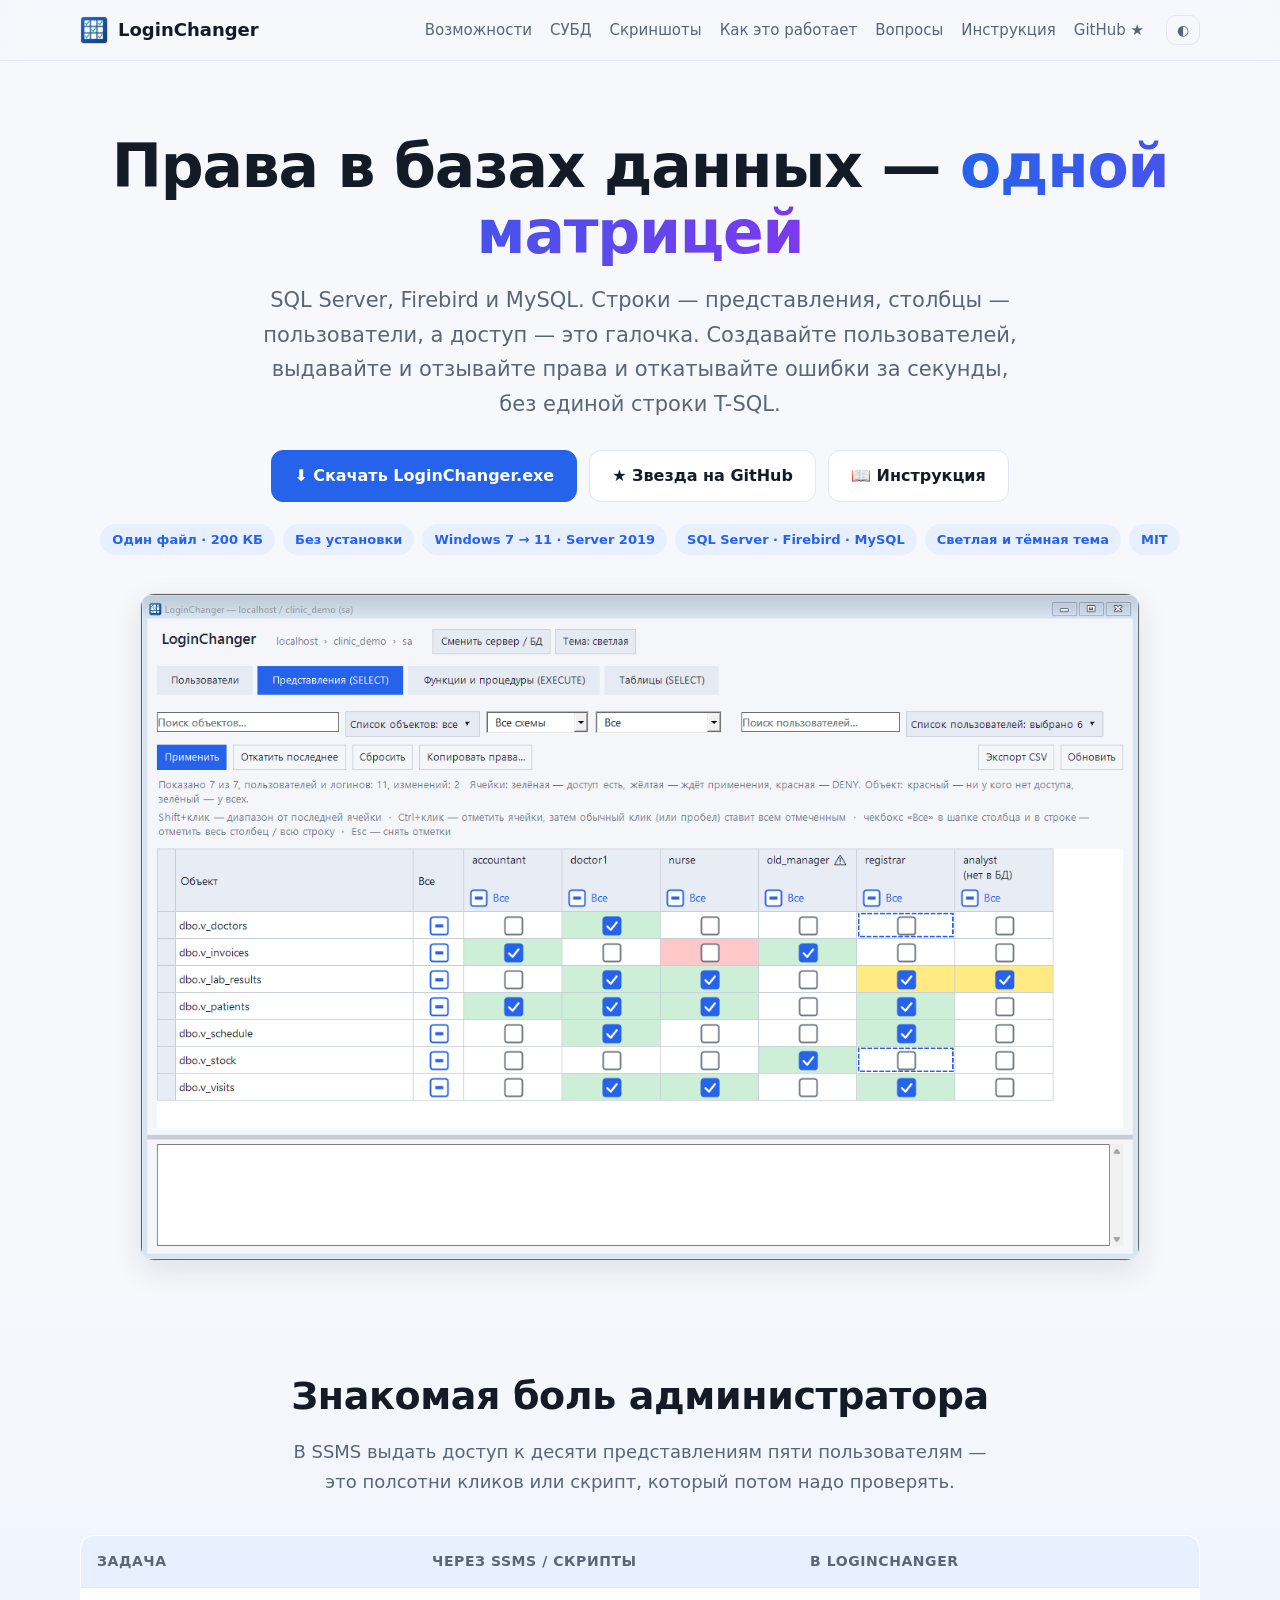
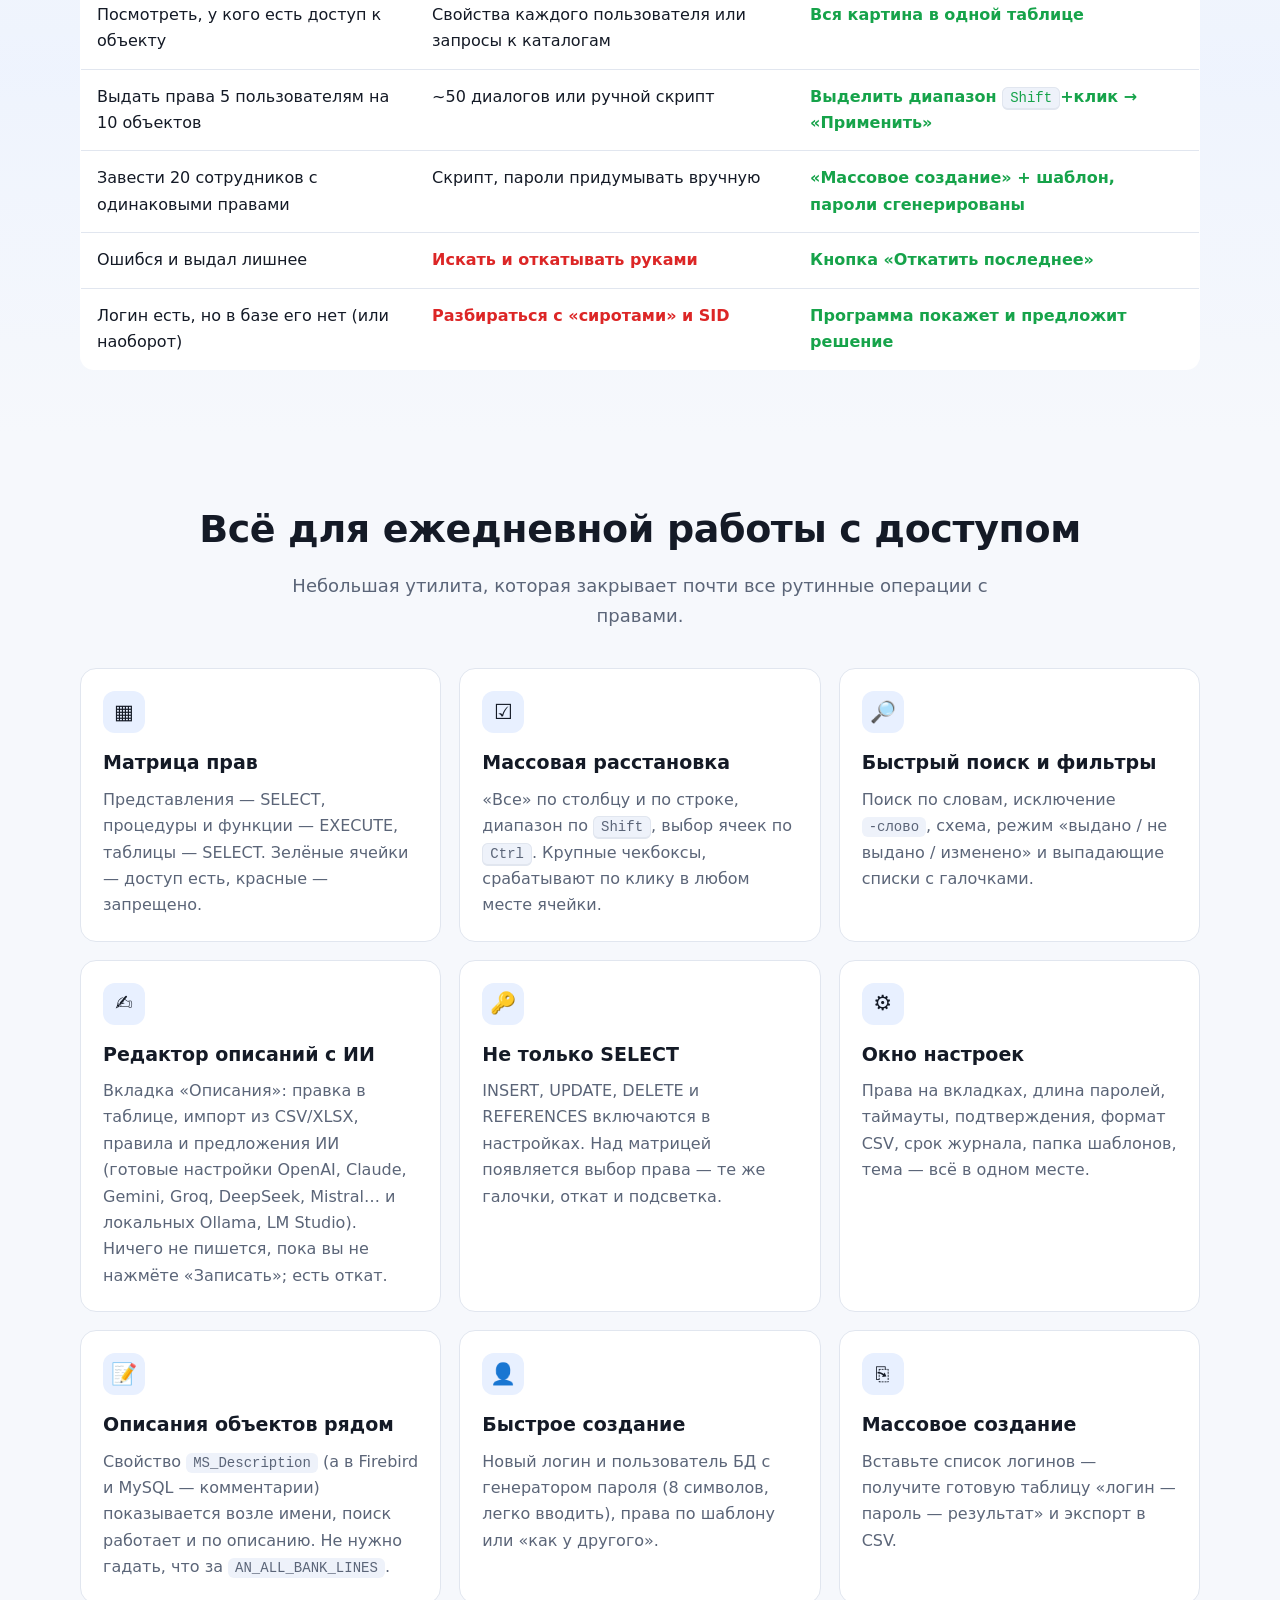
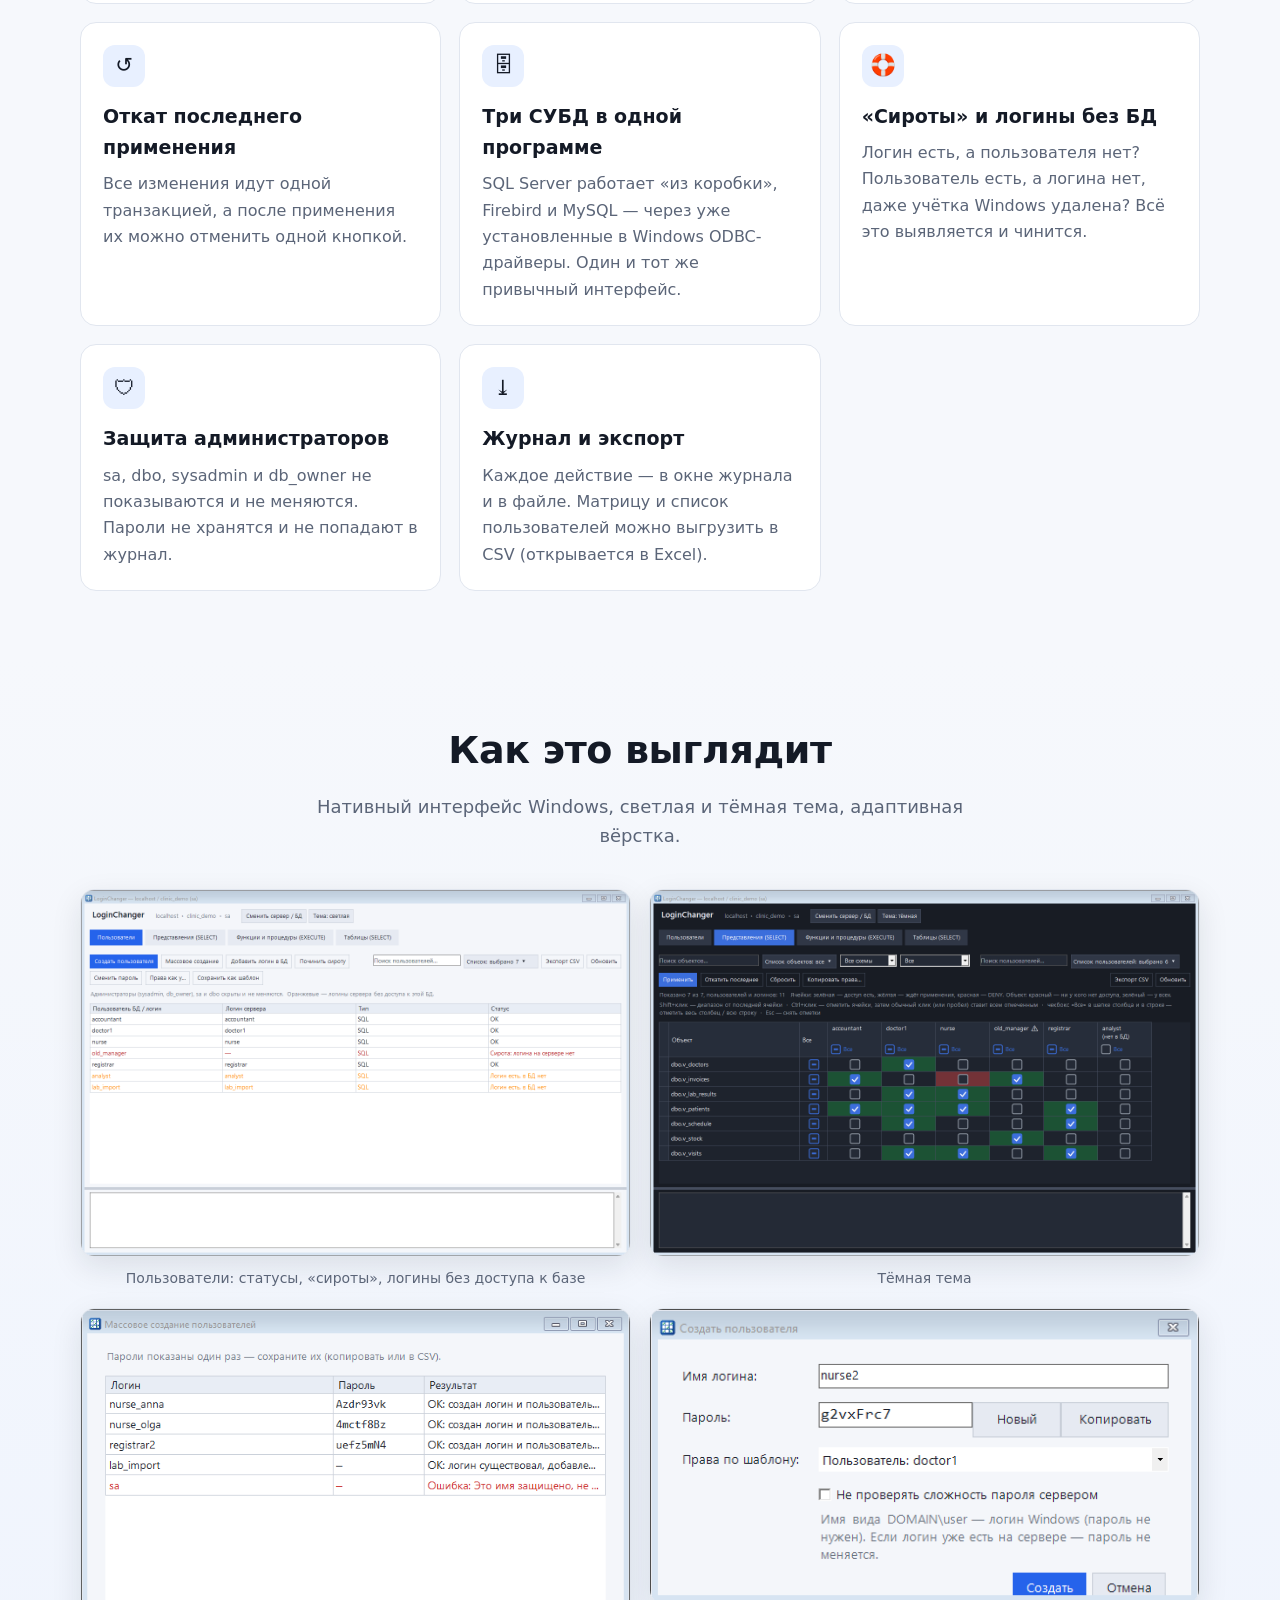
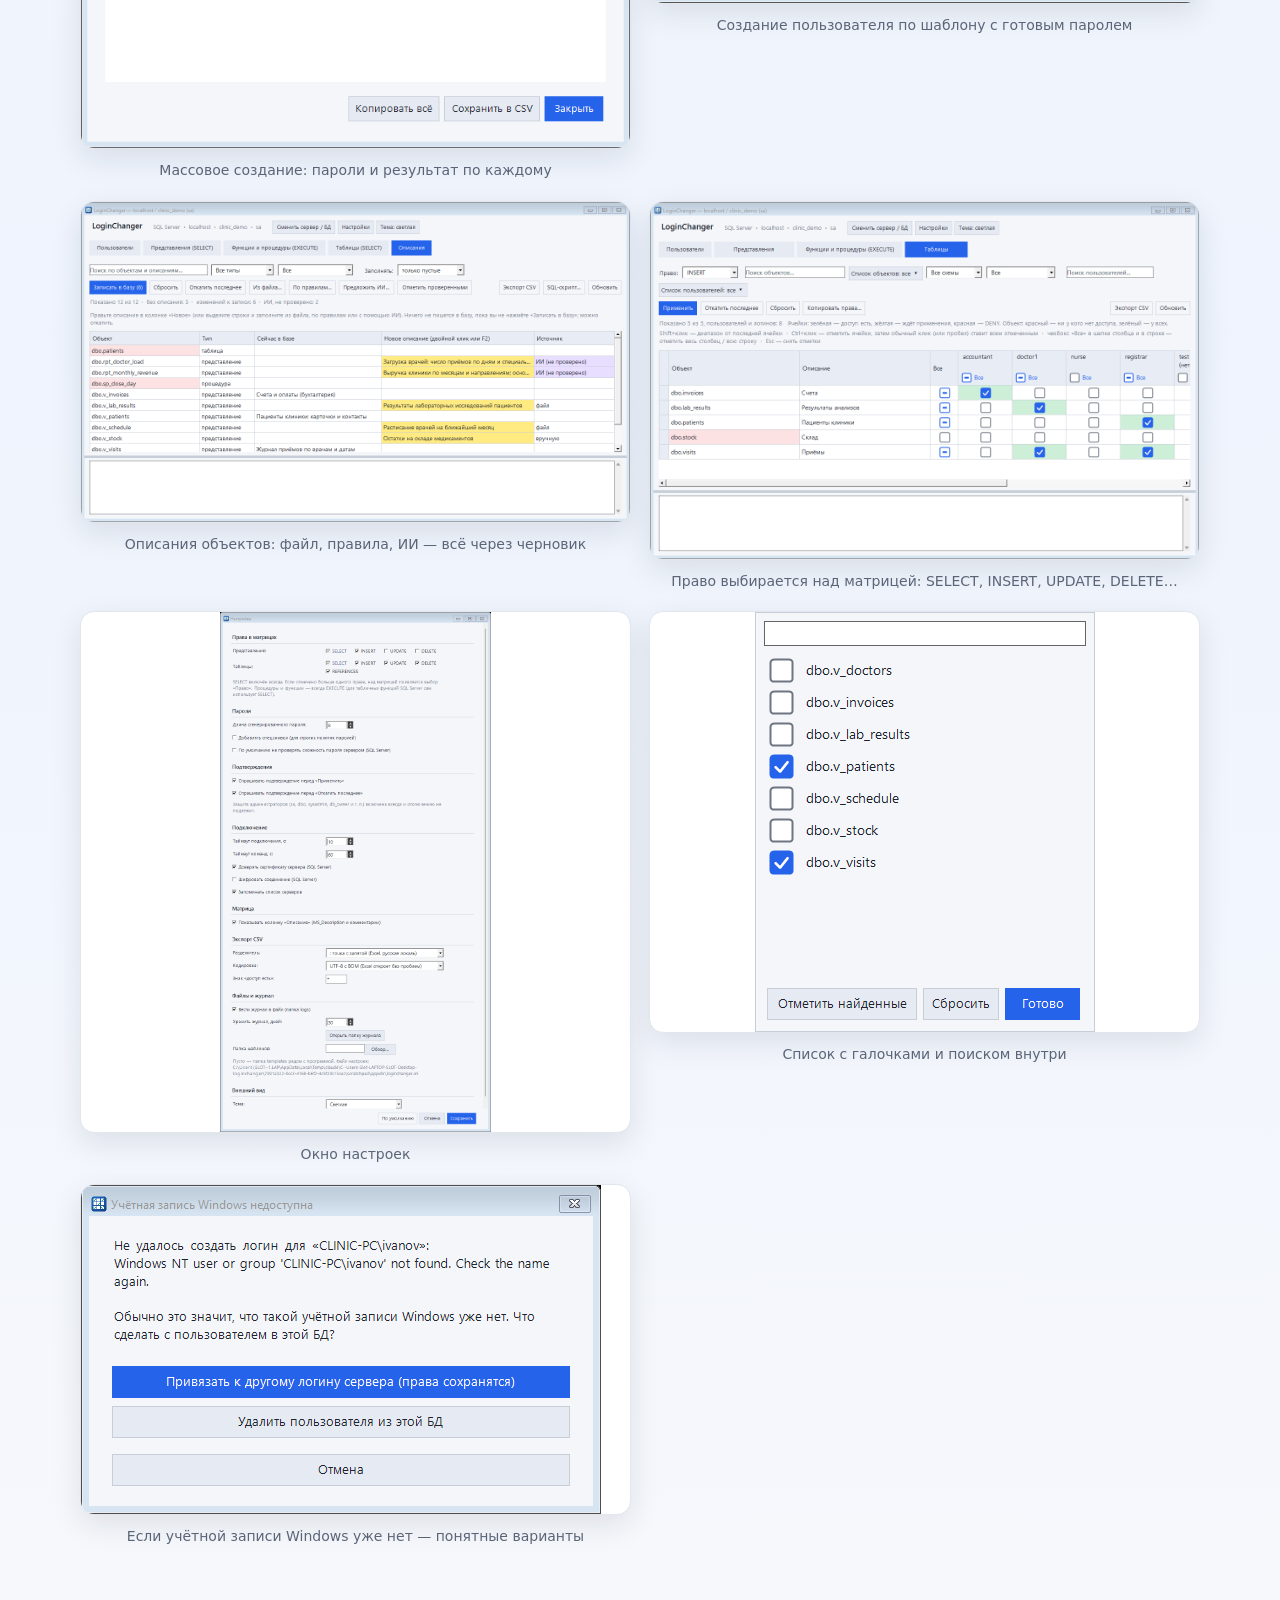
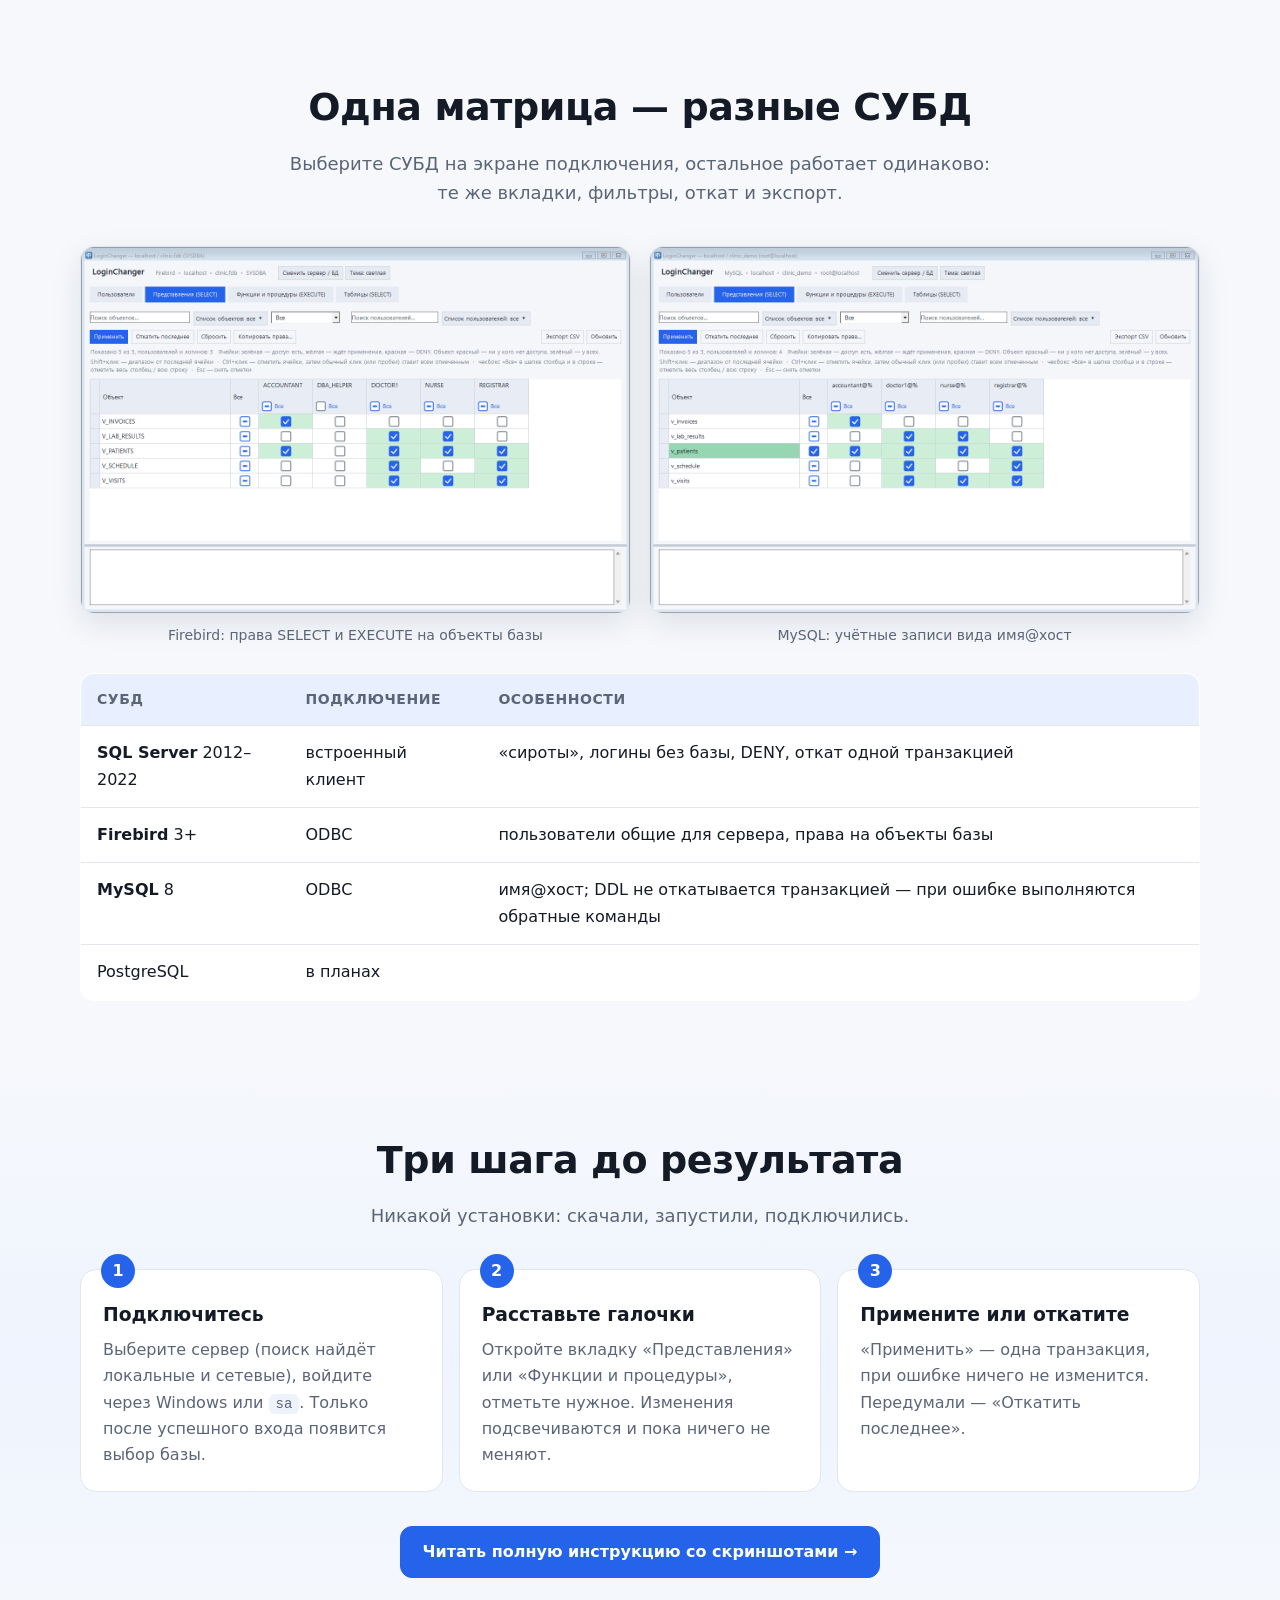
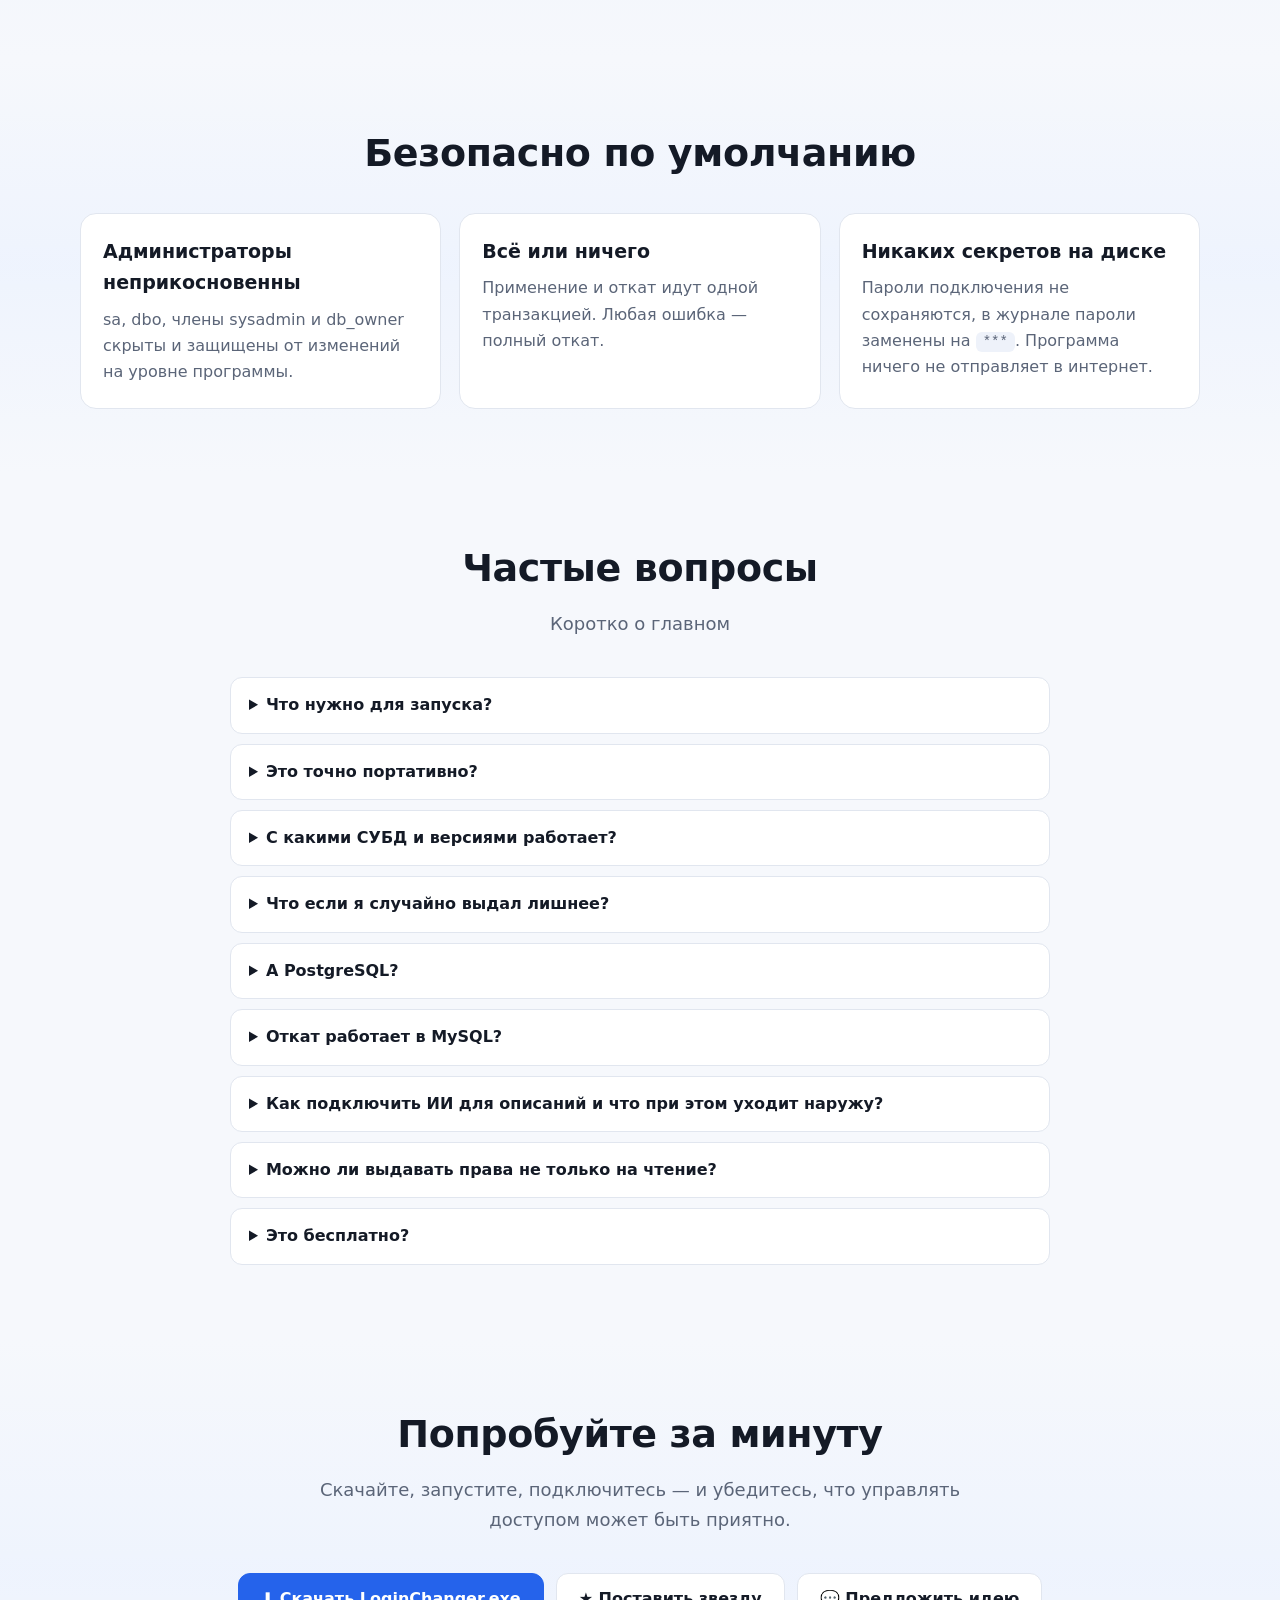
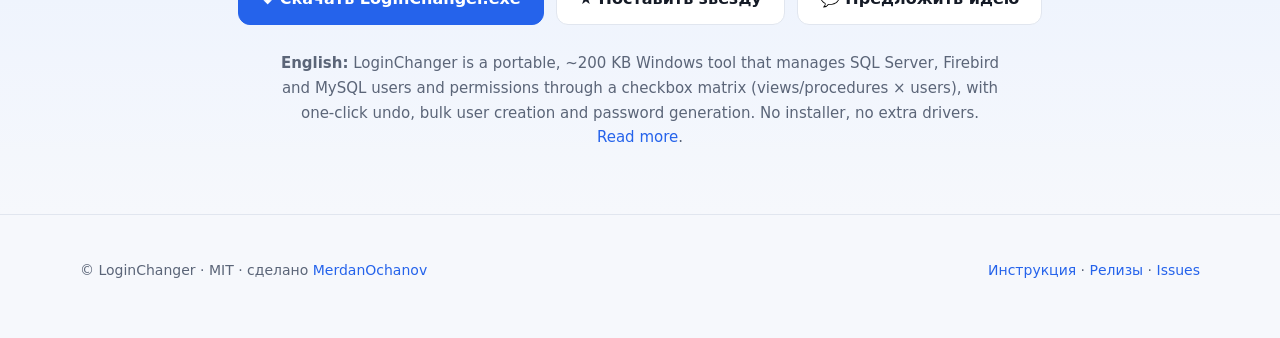
<file: docs/index.html>
<!doctype html>
<html lang="ru">
<head>
<meta charset="utf-8">
<meta name="viewport" content="width=device-width,initial-scale=1">
<title>LoginChanger — права в SQL Server, Firebird и MySQL одной матрицей</title>
<meta name="description" content="Портативная программа для Windows: управление пользователями и правами SQL Server, Firebird и MySQL галочками. Строки — представления, столбцы — пользователи. Без установки, откат, шаблоны, массовое создание.">
<link rel="icon" href="favicon.ico">
<link rel="canonical" href="https://merdanochanov.github.io/LoginChanger/">
<meta property="og:type" content="website">
<meta property="og:title" content="LoginChanger — права в SQL Server, Firebird и MySQL одной матрицей">
<meta property="og:description" content="Галочки вместо T-SQL. Портативно, Windows 7 → 11, SQL Server, Firebird, MySQL.">
<meta property="og:image" content="https://merdanochanov.github.io/LoginChanger/img/og.png">
<meta property="og:url" content="https://merdanochanov.github.io/LoginChanger/">
<meta name="twitter:card" content="summary_large_image">
<link rel="stylesheet" href="style.css">
<script type="application/ld+json">
{"@context":"https://schema.org","@type":"SoftwareApplication","name":"LoginChanger","operatingSystem":"Windows 7, Windows 10, Windows 11, Windows Server 2019","applicationCategory":"DeveloperApplication","description":"Portable tool to manage SQL Server users and permissions with a checkbox matrix.","offers":{"@type":"Offer","price":"0","priceCurrency":"USD"},"downloadUrl":"https://github.com/MerdanOchanov/LoginChanger/releases/latest/download/LoginChanger.exe","license":"https://opensource.org/licenses/MIT","url":"https://merdanochanov.github.io/LoginChanger/"}
</script>
</head>
<body>
<header class="nav"><div class="wrap">
  <a class="brand" href="#top"><img src="favicon.ico" alt="">LoginChanger</a>
  <nav>
    <a href="#features">Возможности</a><a href="#db">СУБД</a><a href="#shots">Скриншоты</a><a href="#how">Как это работает</a><a href="#faq">Вопросы</a>
    <a href="manual.html">Инструкция</a><a class="keep" href="https://github.com/MerdanOchanov/LoginChanger">GitHub ★</a>
  </nav>
  <button class="tbtn" id="theme" title="Тема">◐</button>
</div></header>

<main id="top">
<section class="hero"><div class="wrap">
  <h1>Права в базах данных — <span>одной матрицей</span></h1>
  <p class="lead">SQL Server, Firebird и MySQL. Строки — представления, столбцы — пользователи, а доступ — это галочка. Создавайте пользователей, выдавайте и отзывайте права и откатывайте ошибки за секунды, без единой строки T-SQL.</p>
  <div class="cta">
    <a class="btn primary" href="https://github.com/MerdanOchanov/LoginChanger/releases/latest/download/LoginChanger.exe">⬇ Скачать LoginChanger.exe</a>
    <a class="btn" href="https://github.com/MerdanOchanov/LoginChanger">★ Звезда на GitHub</a>
    <a class="btn" href="manual.html">📖 Инструкция</a>
  </div>
  <div class="chips">
    <span class="chip">Один файл · 200 КБ</span><span class="chip">Без установки</span><span class="chip">Windows 7 → 11 · Server 2019</span>
    <span class="chip">SQL Server · Firebird · MySQL</span><span class="chip">Светлая и тёмная тема</span><span class="chip">MIT</span>
  </div>
  <figure class="shot"><img src="img/matrix_clean.png" alt="Матрица прав: пользователи в столбцах, представления в строках" width="1260" height="840"></figure>
</div></section>

<section id="why" class="alt"><div class="wrap">
  <h2>Знакомая боль администратора</h2>
  <p class="sub">В SSMS выдать доступ к десяти представлениям пяти пользователям — это полсотни кликов или скрипт, который потом надо проверять.</p>
  <table class="compare">
    <tr><th>Задача</th><th>Через SSMS / скрипты</th><th>В LoginChanger</th></tr>
    <tr><td>Посмотреть, у кого есть доступ к объекту</td><td>Свойства каждого пользователя или запросы к каталогам</td><td class="yes">Вся картина в одной таблице</td></tr>
    <tr><td>Выдать права 5 пользователям на 10 объектов</td><td>~50 диалогов или ручной скрипт</td><td class="yes">Выделить диапазон <kbd>Shift</kbd>+клик → «Применить»</td></tr>
    <tr><td>Завести 20 сотрудников с одинаковыми правами</td><td>Скрипт, пароли придумывать вручную</td><td class="yes">«Массовое создание» + шаблон, пароли сгенерированы</td></tr>
    <tr><td>Ошибся и выдал лишнее</td><td class="no">Искать и откатывать руками</td><td class="yes">Кнопка «Откатить последнее»</td></tr>
    <tr><td>Логин есть, но в базе его нет (или наоборот)</td><td class="no">Разбираться с «сиротами» и SID</td><td class="yes">Программа покажет и предложит решение</td></tr>
  </table>
</div></section>

<section id="features"><div class="wrap">
  <h2>Всё для ежедневной работы с доступом</h2>
  <p class="sub">Небольшая утилита, которая закрывает почти все рутинные операции с правами.</p>
  <div class="grid g3">
    <div class="card"><div class="ico">▦</div><h3>Матрица прав</h3><p>Представления — SELECT, процедуры и функции — EXECUTE, таблицы — SELECT. Зелёные ячейки — доступ есть, красные — запрещено.</p></div>
    <div class="card"><div class="ico">☑</div><h3>Массовая расстановка</h3><p>«Все» по столбцу и по строке, диапазон по <kbd>Shift</kbd>, выбор ячеек по <kbd>Ctrl</kbd>. Крупные чекбоксы, срабатывают по клику в любом месте ячейки.</p></div>
    <div class="card"><div class="ico">🔎</div><h3>Быстрый поиск и фильтры</h3><p>Поиск по словам, исключение <code>-слово</code>, схема, режим «выдано / не выдано / изменено» и выпадающие списки с галочками.</p></div>
    <div class="card"><div class="ico">✍</div><h3>Редактор описаний с ИИ</h3><p>Вкладка «Описания»: правка в таблице, импорт из CSV/XLSX, правила и предложения ИИ (готовые настройки OpenAI, Claude, Gemini, Groq, DeepSeek, Mistral… и локальных Ollama, LM Studio). Ничего не пишется, пока вы не нажмёте «Записать»; есть откат.</p></div>
    <div class="card"><div class="ico">🔑</div><h3>Не только SELECT</h3><p>INSERT, UPDATE, DELETE и REFERENCES включаются в настройках. Над матрицей появляется выбор права — те же галочки, откат и подсветка.</p></div>
    <div class="card"><div class="ico">⚙</div><h3>Окно настроек</h3><p>Права на вкладках, длина паролей, таймауты, подтверждения, формат CSV, срок журнала, папка шаблонов, тема — всё в одном месте.</p></div>
    <div class="card"><div class="ico">📝</div><h3>Описания объектов рядом</h3><p>Свойство <code>MS_Description</code> (а в Firebird и MySQL — комментарии) показывается возле имени, поиск работает и по описанию. Не нужно гадать, что за <code>AN_ALL_BANK_LINES</code>.</p></div>
    <div class="card"><div class="ico">👤</div><h3>Быстрое создание</h3><p>Новый логин и пользователь БД с генератором пароля (8 символов, легко вводить), права по шаблону или «как у другого».</p></div>
    <div class="card"><div class="ico">⎘</div><h3>Массовое создание</h3><p>Вставьте список логинов — получите готовую таблицу «логин — пароль — результат» и экспорт в CSV.</p></div>
    <div class="card"><div class="ico">↺</div><h3>Откат последнего применения</h3><p>Все изменения идут одной транзакцией, а после применения их можно отменить одной кнопкой.</p></div>
    <div class="card"><div class="ico">🗄</div><h3>Три СУБД в одной программе</h3><p>SQL Server работает «из коробки», Firebird и MySQL — через уже установленные в Windows ODBC-драйверы. Один и тот же привычный интерфейс.</p></div>
    <div class="card"><div class="ico">🛟</div><h3>«Сироты» и логины без БД</h3><p>Логин есть, а пользователя нет? Пользователь есть, а логина нет, даже учётка Windows удалена? Всё это выявляется и чинится.</p></div>
    <div class="card"><div class="ico">🛡</div><h3>Защита администраторов</h3><p>sa, dbo, sysadmin и db_owner не показываются и не меняются. Пароли не хранятся и не попадают в журнал.</p></div>
    <div class="card"><div class="ico">⤓</div><h3>Журнал и экспорт</h3><p>Каждое действие — в окне журнала и в файле. Матрицу и список пользователей можно выгрузить в CSV (открывается в Excel).</p></div>
  </div>
</div></section>

<section id="shots" class="alt"><div class="wrap">
  <h2>Как это выглядит</h2>
  <p class="sub">Нативный интерфейс Windows, светлая и тёмная тема, адаптивная вёрстка.</p>
  <div class="grid g2">
    <figure><div class="shot"><img src="img/users_clean.png" alt="Список пользователей со статусами" loading="lazy"></div><figcaption>Пользователи: статусы, «сироты», логины без доступа к базе</figcaption></figure>
    <figure><div class="shot"><img src="img/dark.png" alt="Тёмная тема" loading="lazy"></div><figcaption>Тёмная тема</figcaption></figure>
    <figure><div class="shot"><img src="img/bulk2_clean.png" alt="Результат массового создания" loading="lazy"></div><figcaption>Массовое создание: пароли и результат по каждому</figcaption></figure>
    <figure><div class="shot"><img src="img/create_clean.png" alt="Создание пользователя" loading="lazy"></div><figcaption>Создание пользователя по шаблону с готовым паролем</figcaption></figure>
    <figure><div class="shot"><img src="img/descr_tab_clean.png" alt="Вкладка Описания" loading="lazy"></div><figcaption>Описания объектов: файл, правила, ИИ — всё через черновик</figcaption></figure>
    <figure><div class="shot"><img src="img/matrix_perms_clean.png" alt="Выбор права над матрицей" loading="lazy"></div><figcaption>Право выбирается над матрицей: SELECT, INSERT, UPDATE, DELETE…</figcaption></figure>
    <figure><div class="shot"><img src="img/settings.png" alt="Окно настроек" loading="lazy" style="max-height:520px;width:auto;margin-inline:auto"></div><figcaption>Окно настроек</figcaption></figure>
    <figure><div class="shot"><img src="img/picker_clean.png" alt="Выпадающий список с галочками" loading="lazy" style="margin-inline:auto"></div><figcaption>Список с галочками и поиском внутри</figcaption></figure>
    <figure><div class="shot"><img src="img/orphan.png" alt="Починка сироты" loading="lazy"></div><figcaption>Если учётной записи Windows уже нет — понятные варианты</figcaption></figure>
  </div>
</div></section>

<section id="db"><div class="wrap">
  <h2>Одна матрица — разные СУБД</h2>
  <p class="sub">Выберите СУБД на экране подключения, остальное работает одинаково: те же вкладки, фильтры, откат и экспорт.</p>
  <div class="grid g2">
    <figure><div class="shot"><img src="img/matrix_fb_clean.png" alt="Матрица прав для Firebird" loading="lazy"></div><figcaption>Firebird: права SELECT и EXECUTE на объекты базы</figcaption></figure>
    <figure><div class="shot"><img src="img/matrix_my.png" alt="Матрица прав для MySQL" loading="lazy"></div><figcaption>MySQL: учётные записи вида имя@хост</figcaption></figure>
  </div>
  <table class="compare" style="margin-top:26px">
    <tr><th>СУБД</th><th>Подключение</th><th>Особенности</th></tr>
    <tr><td><strong>SQL Server</strong> 2012–2022</td><td>встроенный клиент</td><td>«сироты», логины без базы, DENY, откат одной транзакцией</td></tr>
    <tr><td><strong>Firebird</strong> 3+</td><td>ODBC</td><td>пользователи общие для сервера, права на объекты базы</td></tr>
    <tr><td><strong>MySQL</strong> 8</td><td>ODBC</td><td>имя@хост; DDL не откатывается транзакцией — при ошибке выполняются обратные команды</td></tr>
    <tr><td>PostgreSQL</td><td colspan="2">в планах</td></tr>
  </table>
</div></section>

<section id="how" class="alt"><div class="wrap">
  <h2>Три шага до результата</h2>
  <p class="sub">Никакой установки: скачали, запустили, подключились.</p>
  <div class="steps">
    <div class="step"><h3>Подключитесь</h3><p>Выберите сервер (поиск найдёт локальные и сетевые), войдите через Windows или <code>sa</code>. Только после успешного входа появится выбор базы.</p></div>
    <div class="step"><h3>Расставьте галочки</h3><p>Откройте вкладку «Представления» или «Функции и процедуры», отметьте нужное. Изменения подсвечиваются и пока ничего не меняют.</p></div>
    <div class="step"><h3>Примените или откатите</h3><p>«Применить» — одна транзакция, при ошибке ничего не изменится. Передумали — «Откатить последнее».</p></div>
  </div>
  <p style="text-align:center;margin-top:34px"><a class="btn primary" href="manual.html">Читать полную инструкцию со скриншотами →</a></p>
</div></section>

<section id="safe" class="alt"><div class="wrap">
  <h2>Безопасно по умолчанию</h2>
  <div class="grid g3" style="margin-top:28px">
    <div class="card"><h3>Администраторы неприкосновенны</h3><p>sa, dbo, члены sysadmin и db_owner скрыты и защищены от изменений на уровне программы.</p></div>
    <div class="card"><h3>Всё или ничего</h3><p>Применение и откат идут одной транзакцией. Любая ошибка — полный откат.</p></div>
    <div class="card"><h3>Никаких секретов на диске</h3><p>Пароли подключения не сохраняются, в журнале пароли заменены на <code>***</code>. Программа ничего не отправляет в интернет.</p></div>
  </div>
</div></section>

<section id="faq"><div class="wrap" style="max-width:820px">
  <h2>Частые вопросы</h2><p class="sub">Коротко о главном</p>
  <details><summary>Что нужно для запуска?</summary><p>Windows 7 SP1 / 10 / 11 / Server 2019 с .NET Framework 4.0+ (в Windows 10 и новее он уже есть) и права администратора SQL Server: вход через Windows или <code>sa</code>. Дополнительные драйверы не нужны.</p></details>
  <details><summary>Это точно портативно?</summary><p>Да. Один файл. Рядом создаются только папки <code>logs</code>, <code>templates</code> и файл <code>loginchanger.ini</code> (сервер, база, тема — без паролей).</p></details>
  <details><summary>С какими СУБД и версиями работает?</summary><p>SQL Server 2012–2022 (проверено на 2019), Firebird 3+ (проверено на 5.0) и MySQL 8 (проверено на 8.0). Для Firebird и MySQL нужен установленный ODBC-драйвер. Если найдёте проблему на другой версии — напишите в Issues.</p></details>
  <details><summary>Что если я случайно выдал лишнее?</summary><p>Нажмите «Откатить последнее» — обратные команды выполнятся одной транзакцией. Откат хранится до закрытия программы; все команды также записаны в журнал.</p></details>
  <details><summary>А PostgreSQL?</summary><p>В планах, следующий на очереди. Следите за репозиторием или поставьте звезду, чтобы не пропустить релиз.</p></details>
  <details><summary>Откат работает в MySQL?</summary><p>Да, но у MySQL права нельзя откатить транзакцией: при ошибке программа сама выполняет обратные команды для уже применённых изменений, а «Откатить последнее» возвращает прошлое состояние.</p></details>
  <details><summary>Как подключить ИИ для описаний и что при этом уходит наружу?</summary><p>В «Настройках» выберите сервис в списке «Готовые настройки» (OpenAI, Anthropic Claude, Google Gemini, OpenRouter, Groq, DeepSeek, Mistral, xAI, Together, а также локальные Ollama, LM Studio, llama.cpp): адрес и модели подставятся сами. Нужен только ключ (хранится зашифрованным средствами Windows); для локальных сервисов он не нужен. Отправляются имена объектов, названия столбцов и, если не отключено, тексты определений; данные таблиц не отправляются никогда. Для локального адреса подтверждения не требуется; для внешнего — один вопрос перед первой отправкой. Результат — только черновик: ваш «Записать в базу» обязателен.</p></details>
  <details><summary>Можно ли выдавать права не только на чтение?</summary><p>Да. В «Настройках» отметьте INSERT, UPDATE, DELETE (для таблиц ещё REFERENCES) — над матрицей появится выбор права. Процедуры и функции получают EXECUTE.</p></details>
  <details><summary>Это бесплатно?</summary><p>Да, лицензия MIT: используйте в работе, меняйте, распространяйте.</p></details>
</div></section>

<section class="alt"><div class="wrap" style="text-align:center">
  <h2>Попробуйте за минуту</h2>
  <p class="sub">Скачайте, запустите, подключитесь — и убедитесь, что управлять доступом может быть приятно.</p>
  <div class="cta">
    <a class="btn primary" href="https://github.com/MerdanOchanov/LoginChanger/releases/latest/download/LoginChanger.exe">⬇ Скачать LoginChanger.exe</a>
    <a class="btn" href="https://github.com/MerdanOchanov/LoginChanger">★ Поставить звезду</a>
    <a class="btn" href="https://github.com/MerdanOchanov/LoginChanger/issues">💬 Предложить идею</a>
  </div>
  <p class="sub" style="margin:26px auto 0;font-size:15px"><strong>English:</strong> LoginChanger is a portable, ~200&nbsp;KB Windows tool that manages SQL Server, Firebird and MySQL users and permissions through a checkbox matrix (views/procedures × users), with one-click undo, bulk user creation and password generation. No installer, no extra drivers. <a href="https://github.com/MerdanOchanov/LoginChanger#english">Read more</a>.</p>
</div></section>
</main>

<footer><div class="wrap">
  <div>© LoginChanger · MIT · сделано <a href="https://github.com/MerdanOchanov">MerdanOchanov</a></div>
  <div><a href="manual.html">Инструкция</a> · <a href="https://github.com/MerdanOchanov/LoginChanger/releases">Релизы</a> · <a href="https://github.com/MerdanOchanov/LoginChanger/issues">Issues</a></div>
</div></footer>
<script>
(function(){var r=document.documentElement,b=document.getElementById('theme');
try{var s=localStorage.getItem('lc-theme');if(s)r.setAttribute('data-theme',s)}catch(e){}
b.onclick=function(){var cur=r.getAttribute('data-theme')||(matchMedia('(prefers-color-scheme:dark)').matches?'dark':'light');var n=cur==='dark'?'light':'dark';r.setAttribute('data-theme',n);try{localStorage.setItem('lc-theme',n)}catch(e){}}})();
</script>
</body>
</html>
</file>
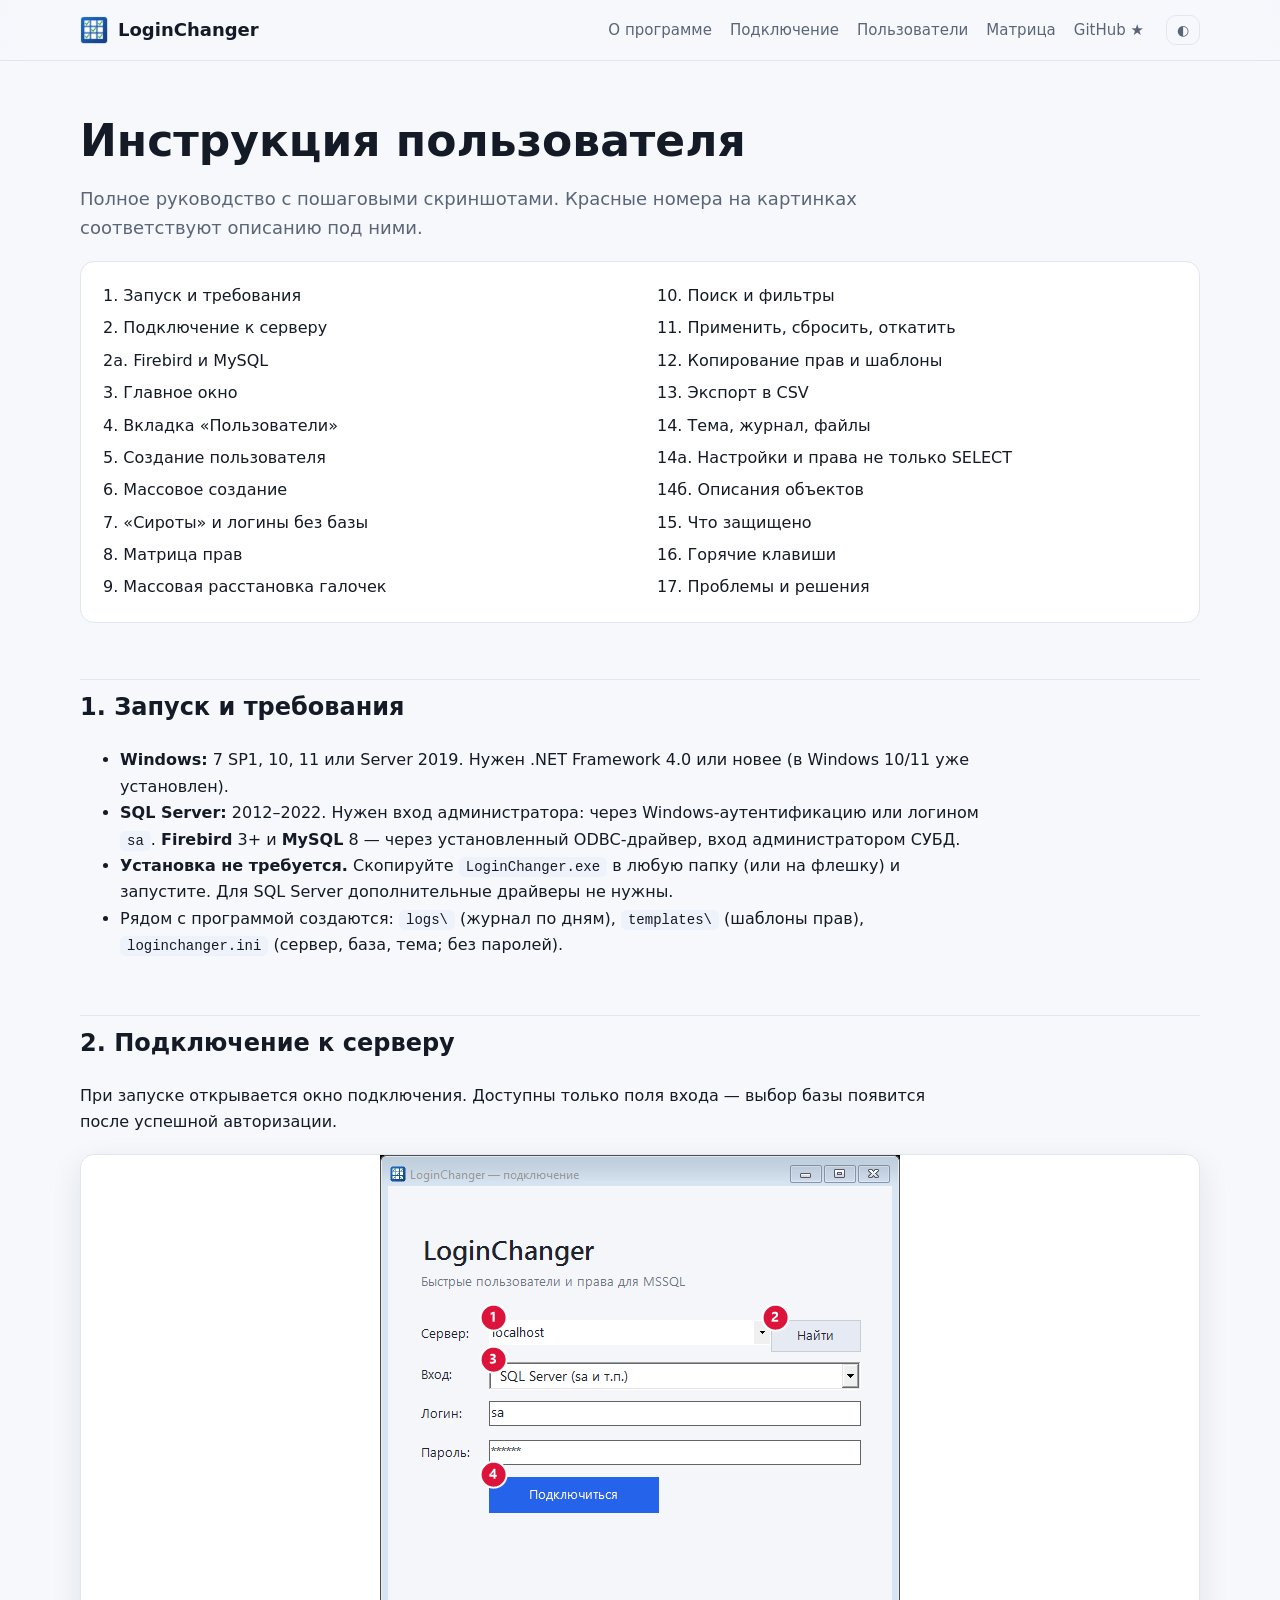
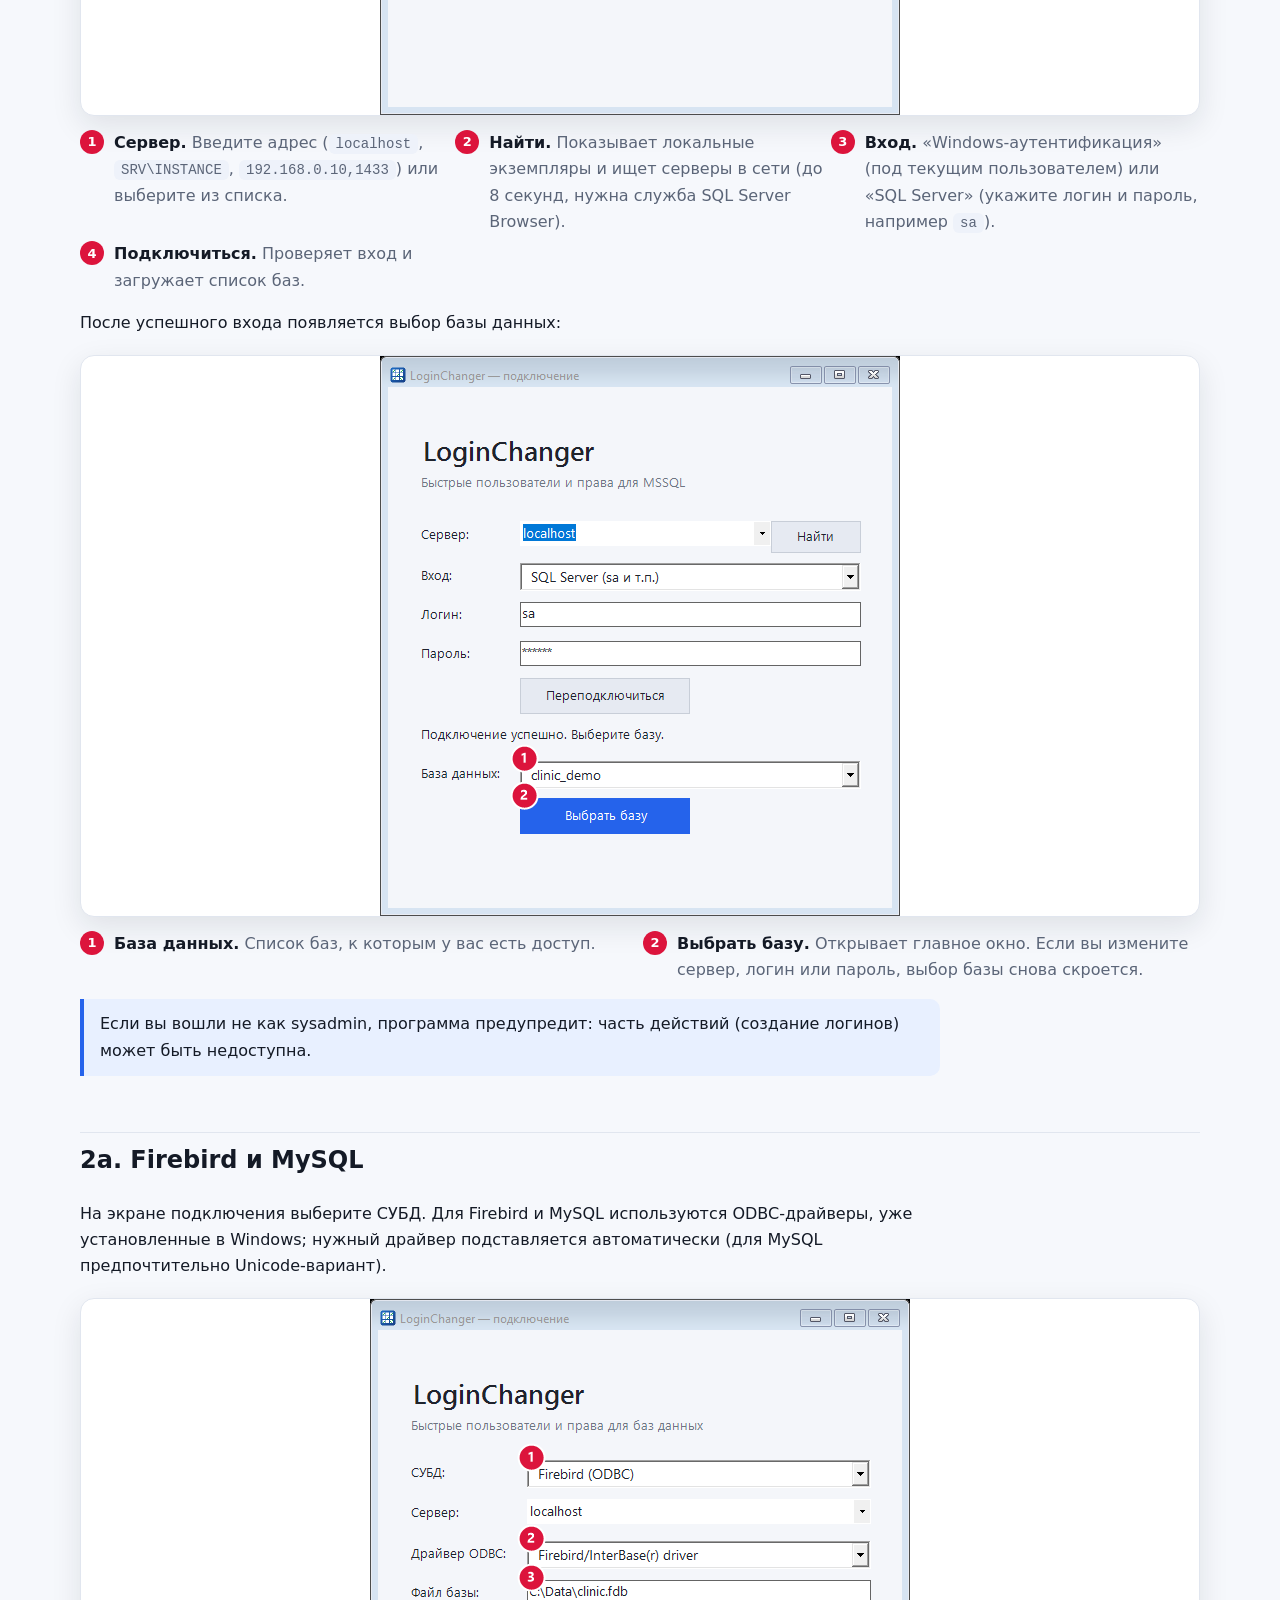
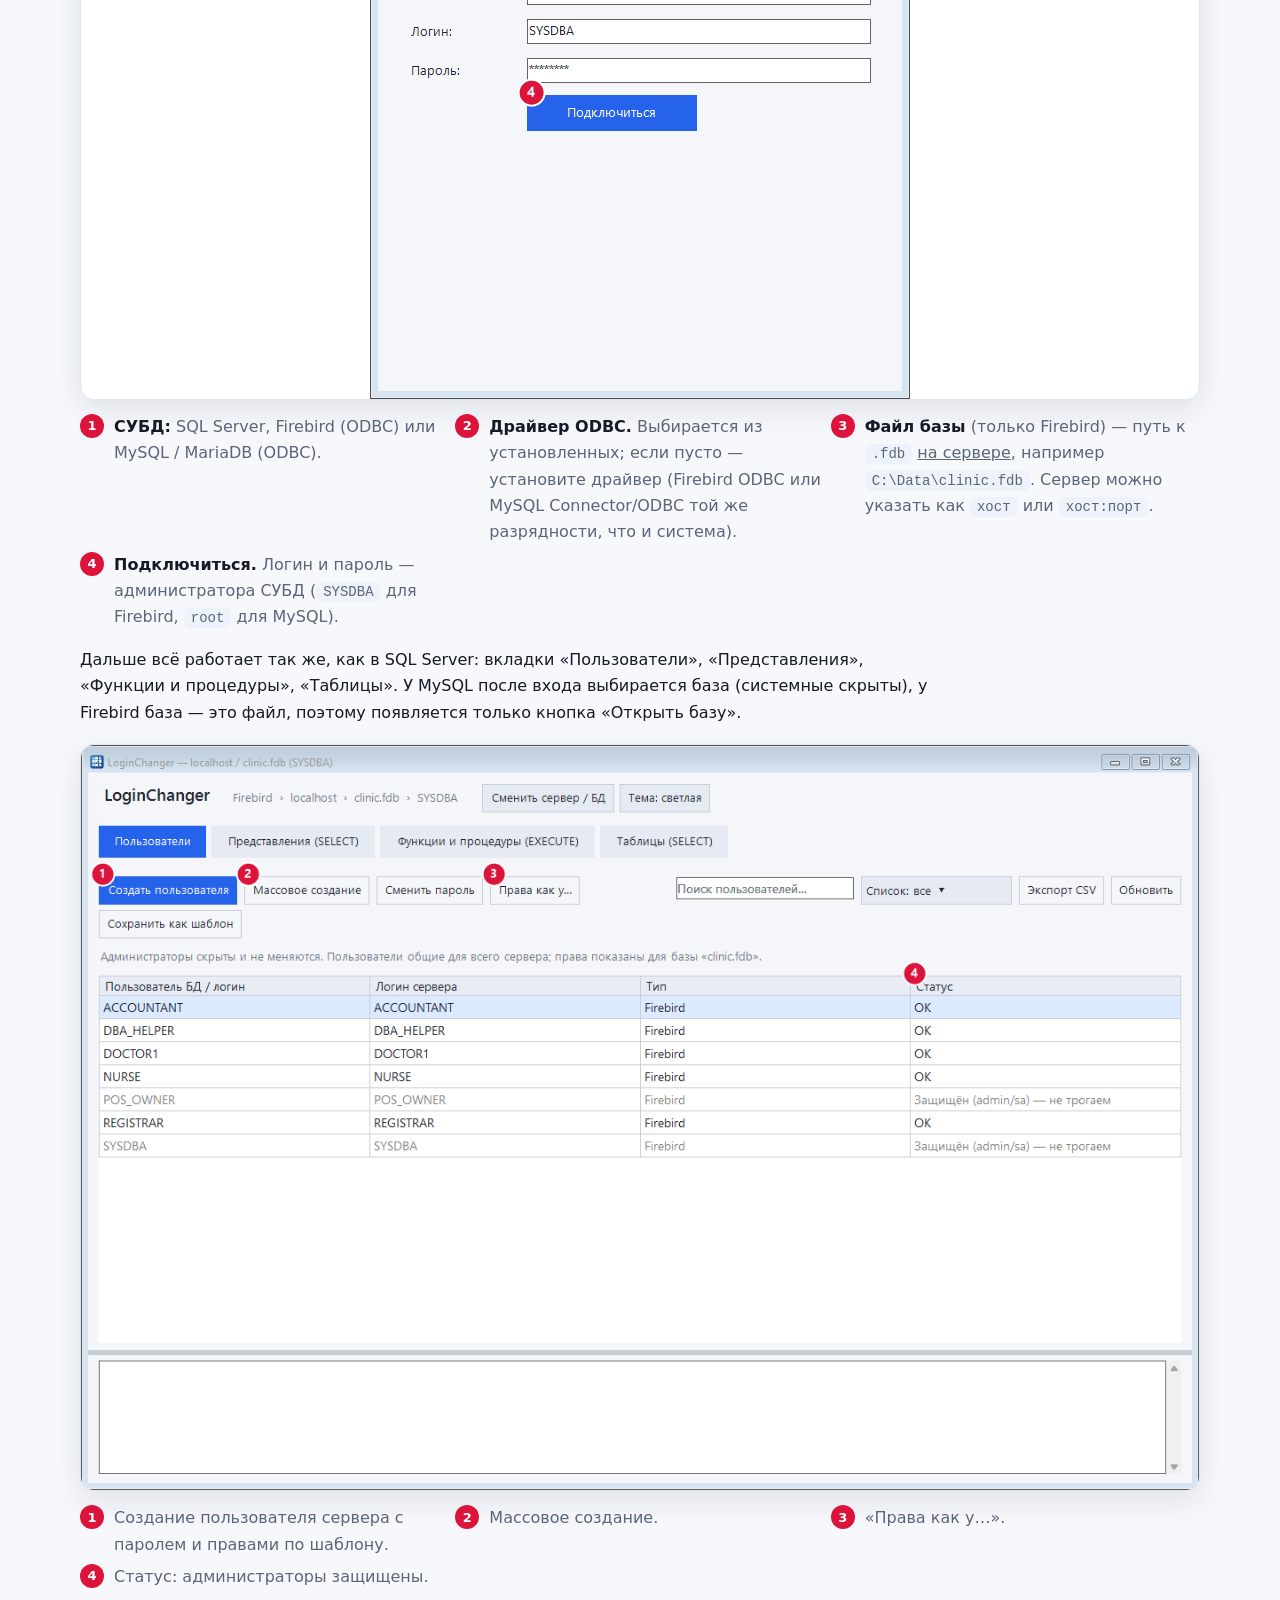
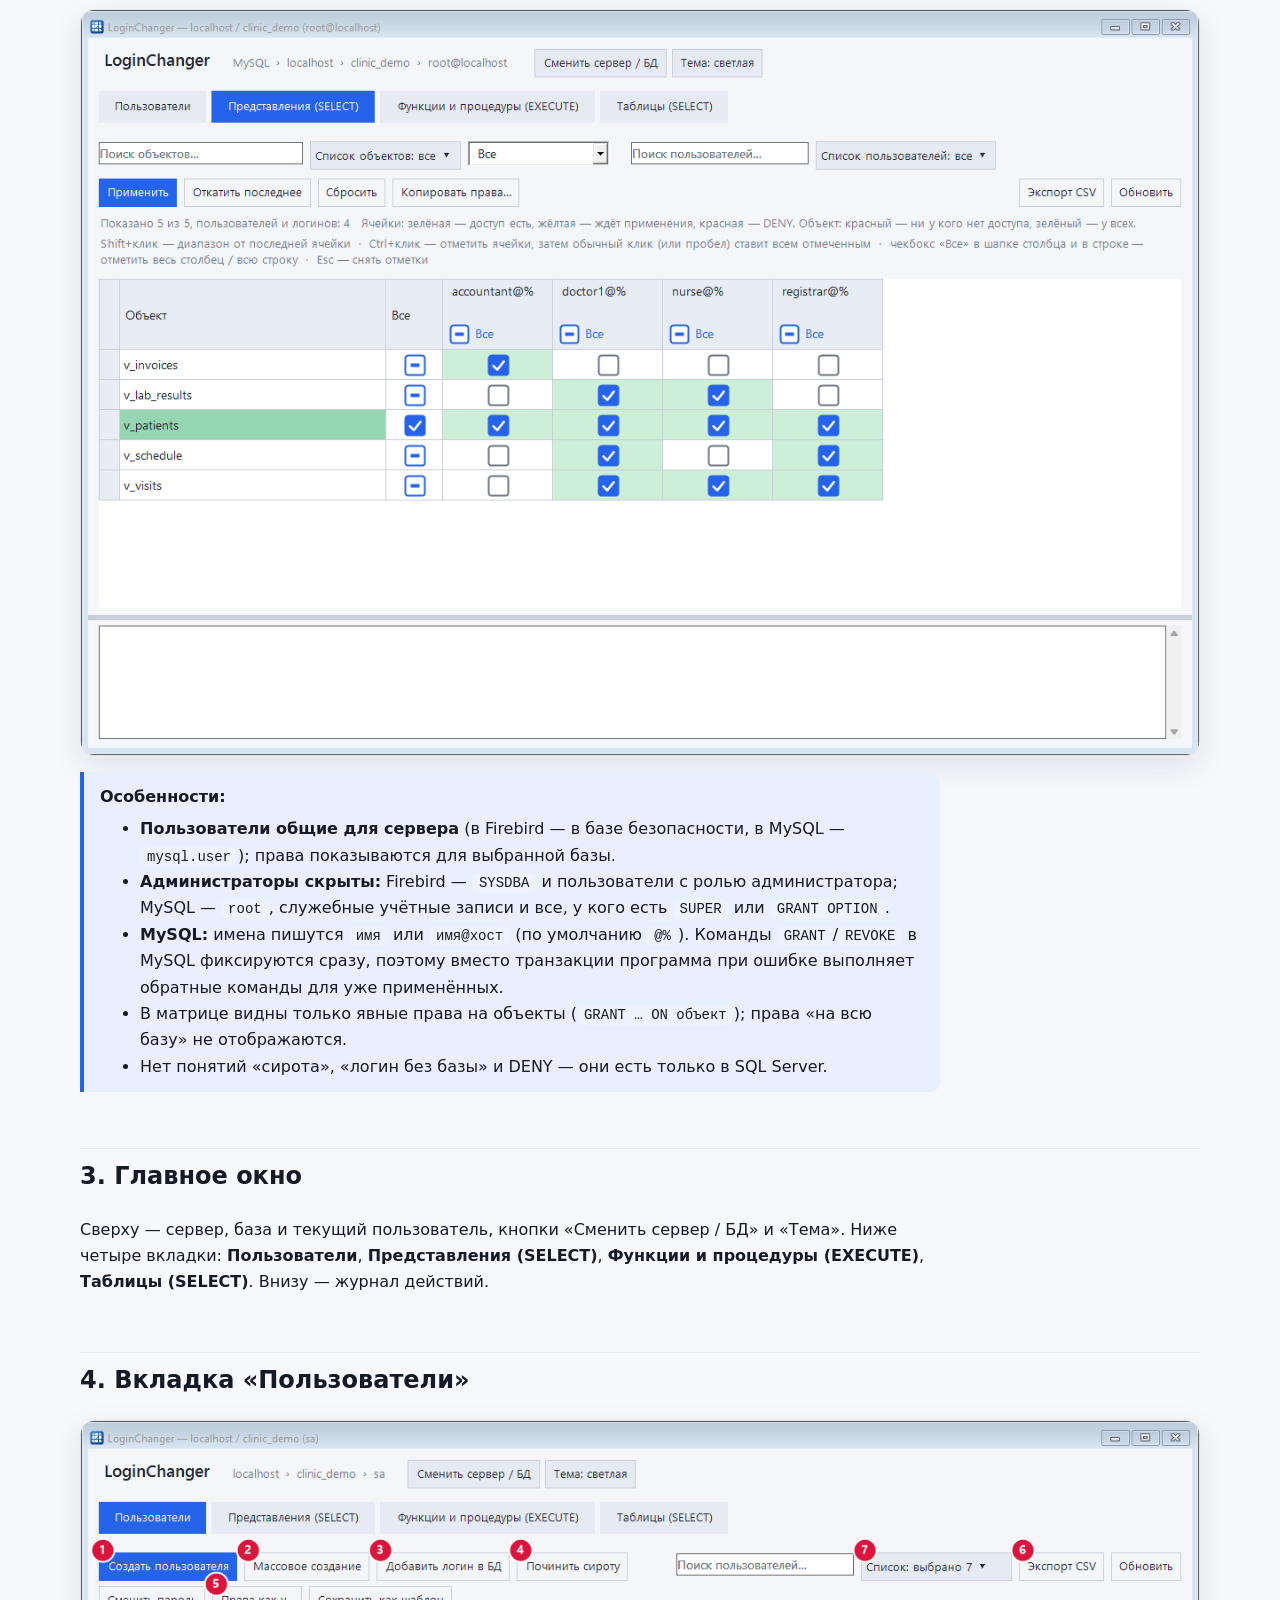
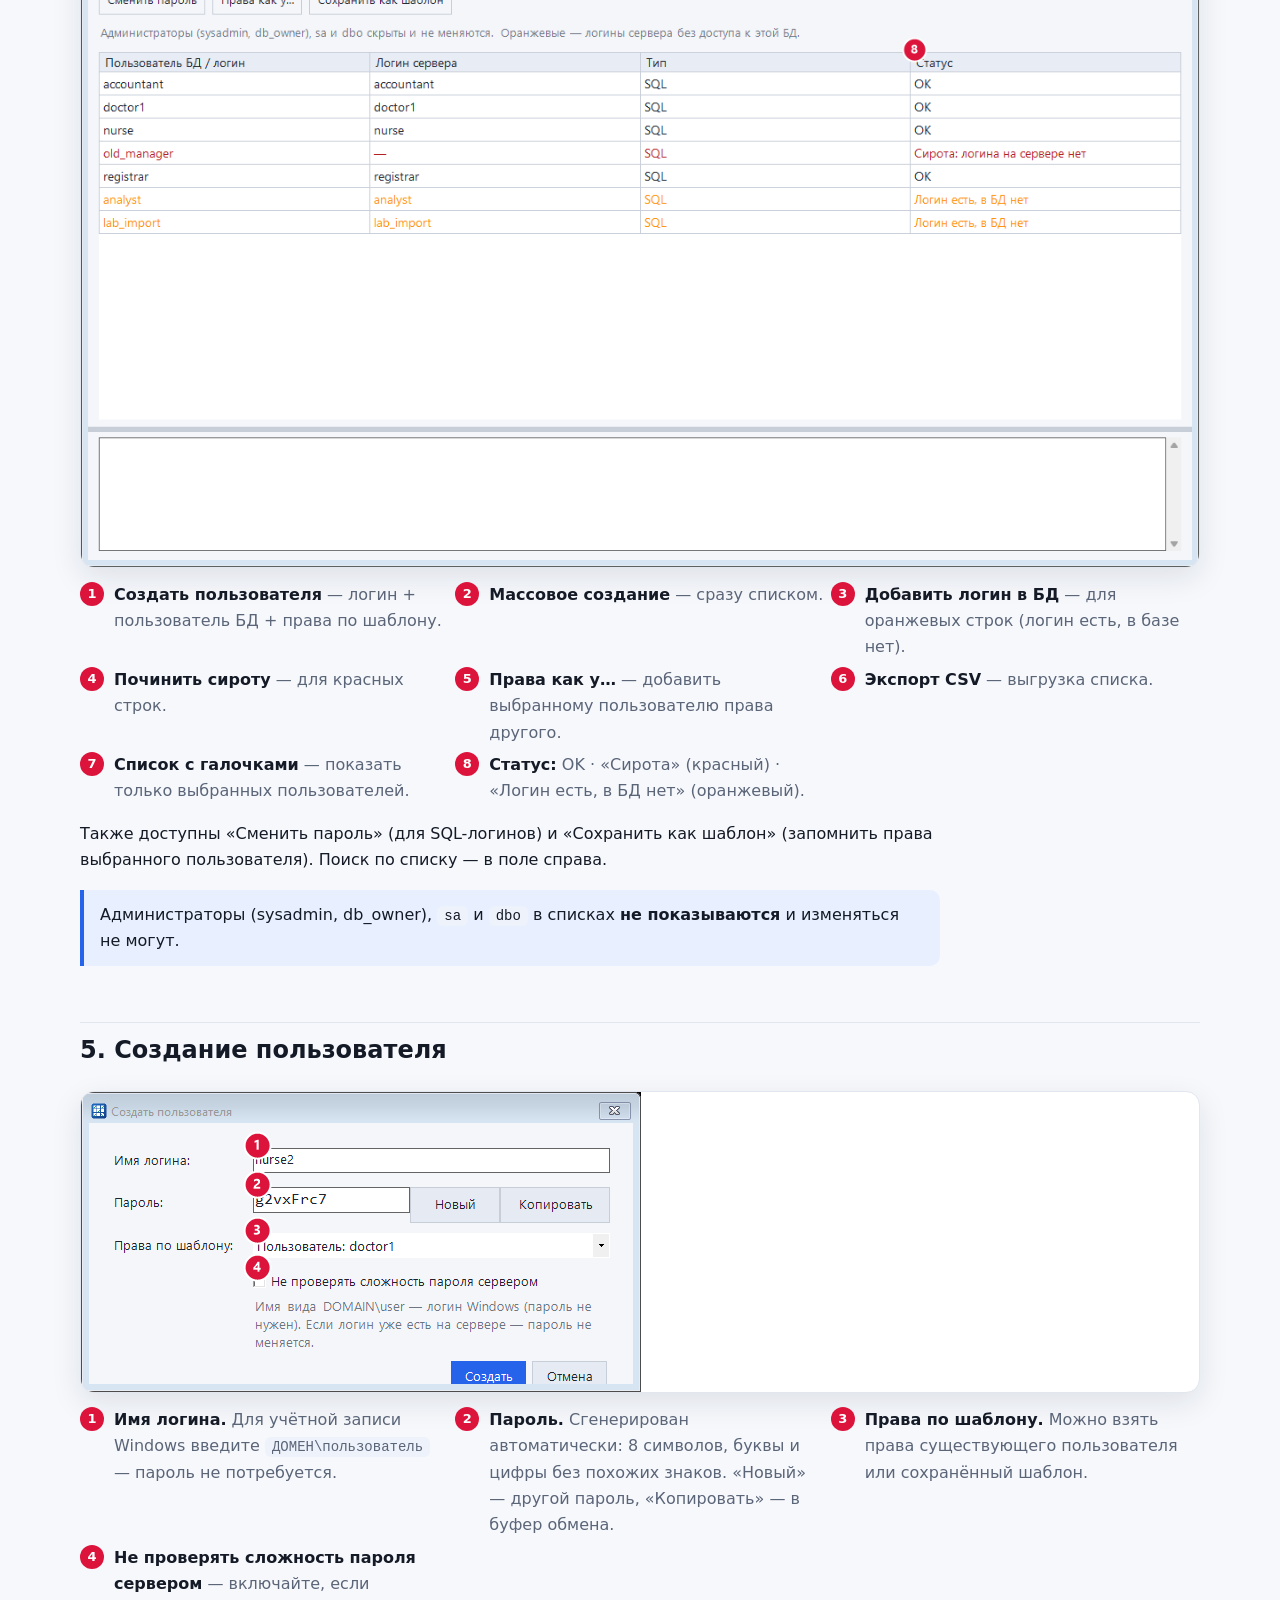
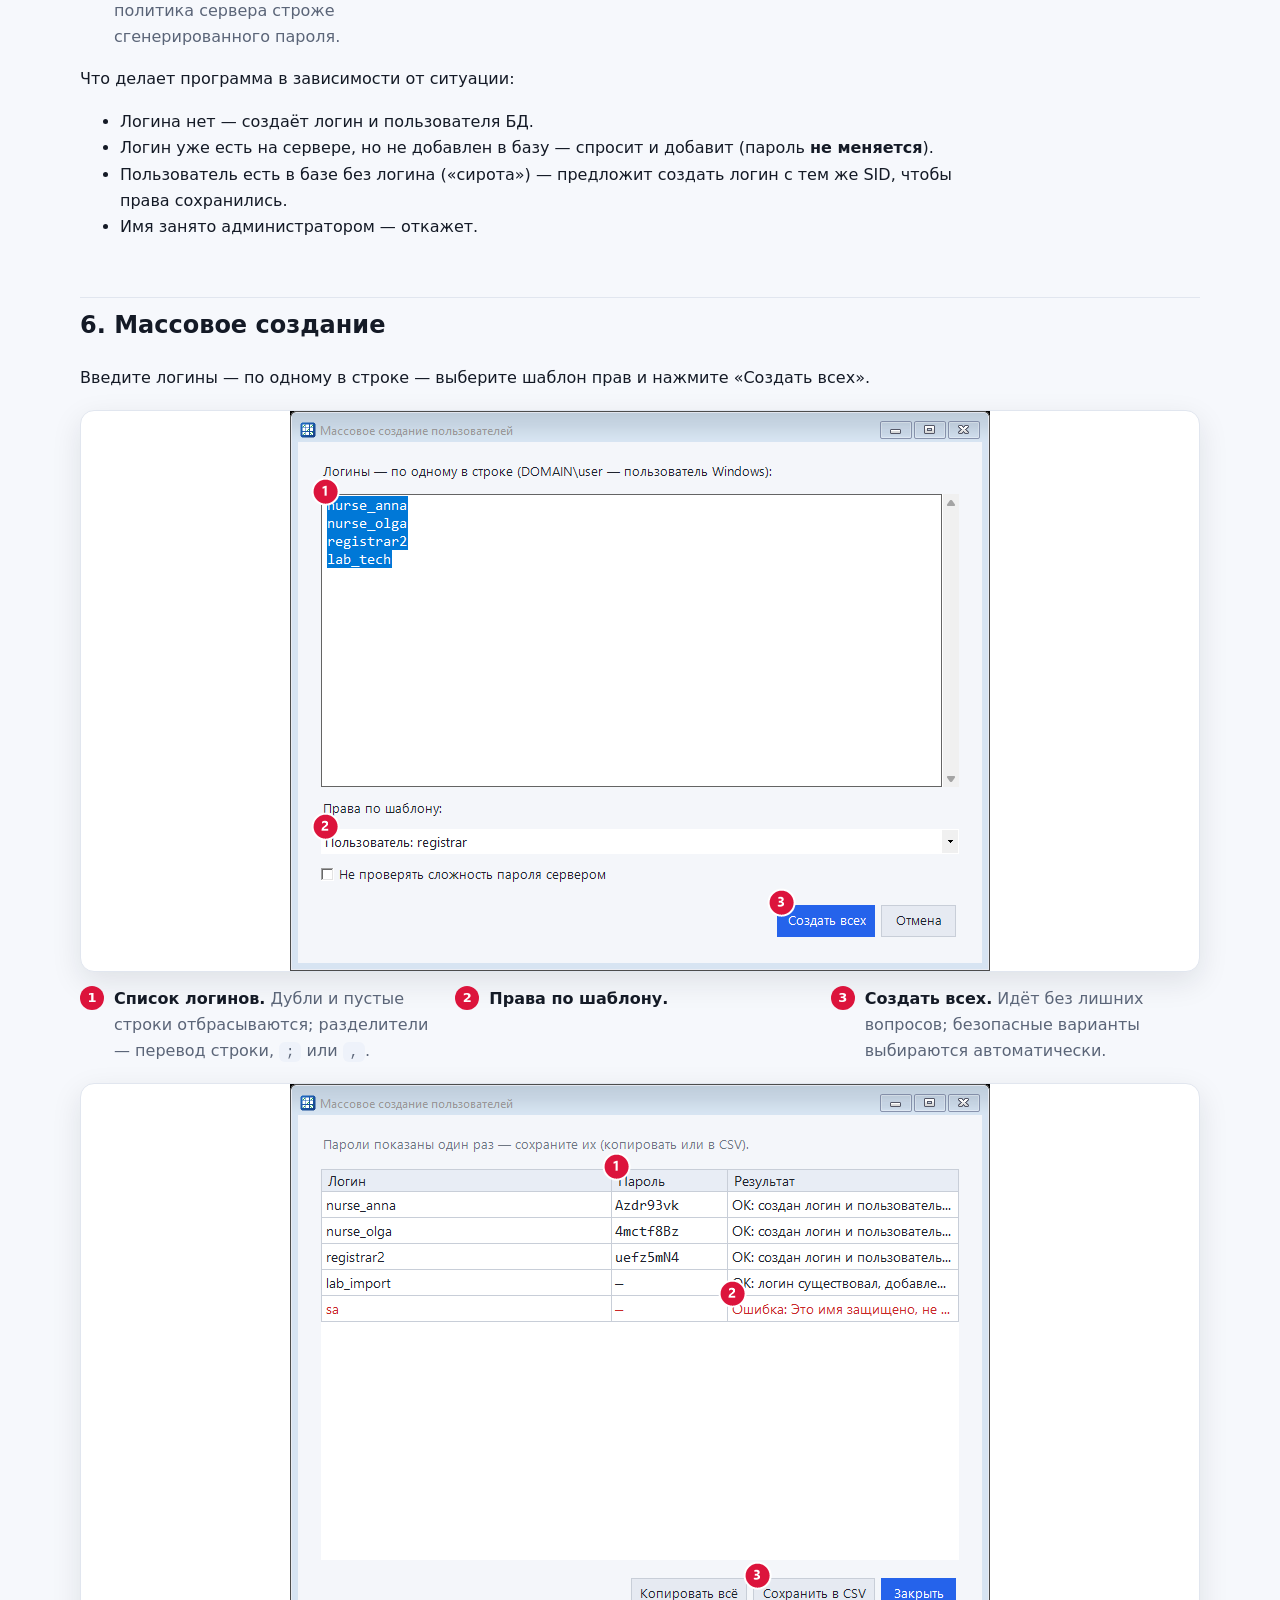
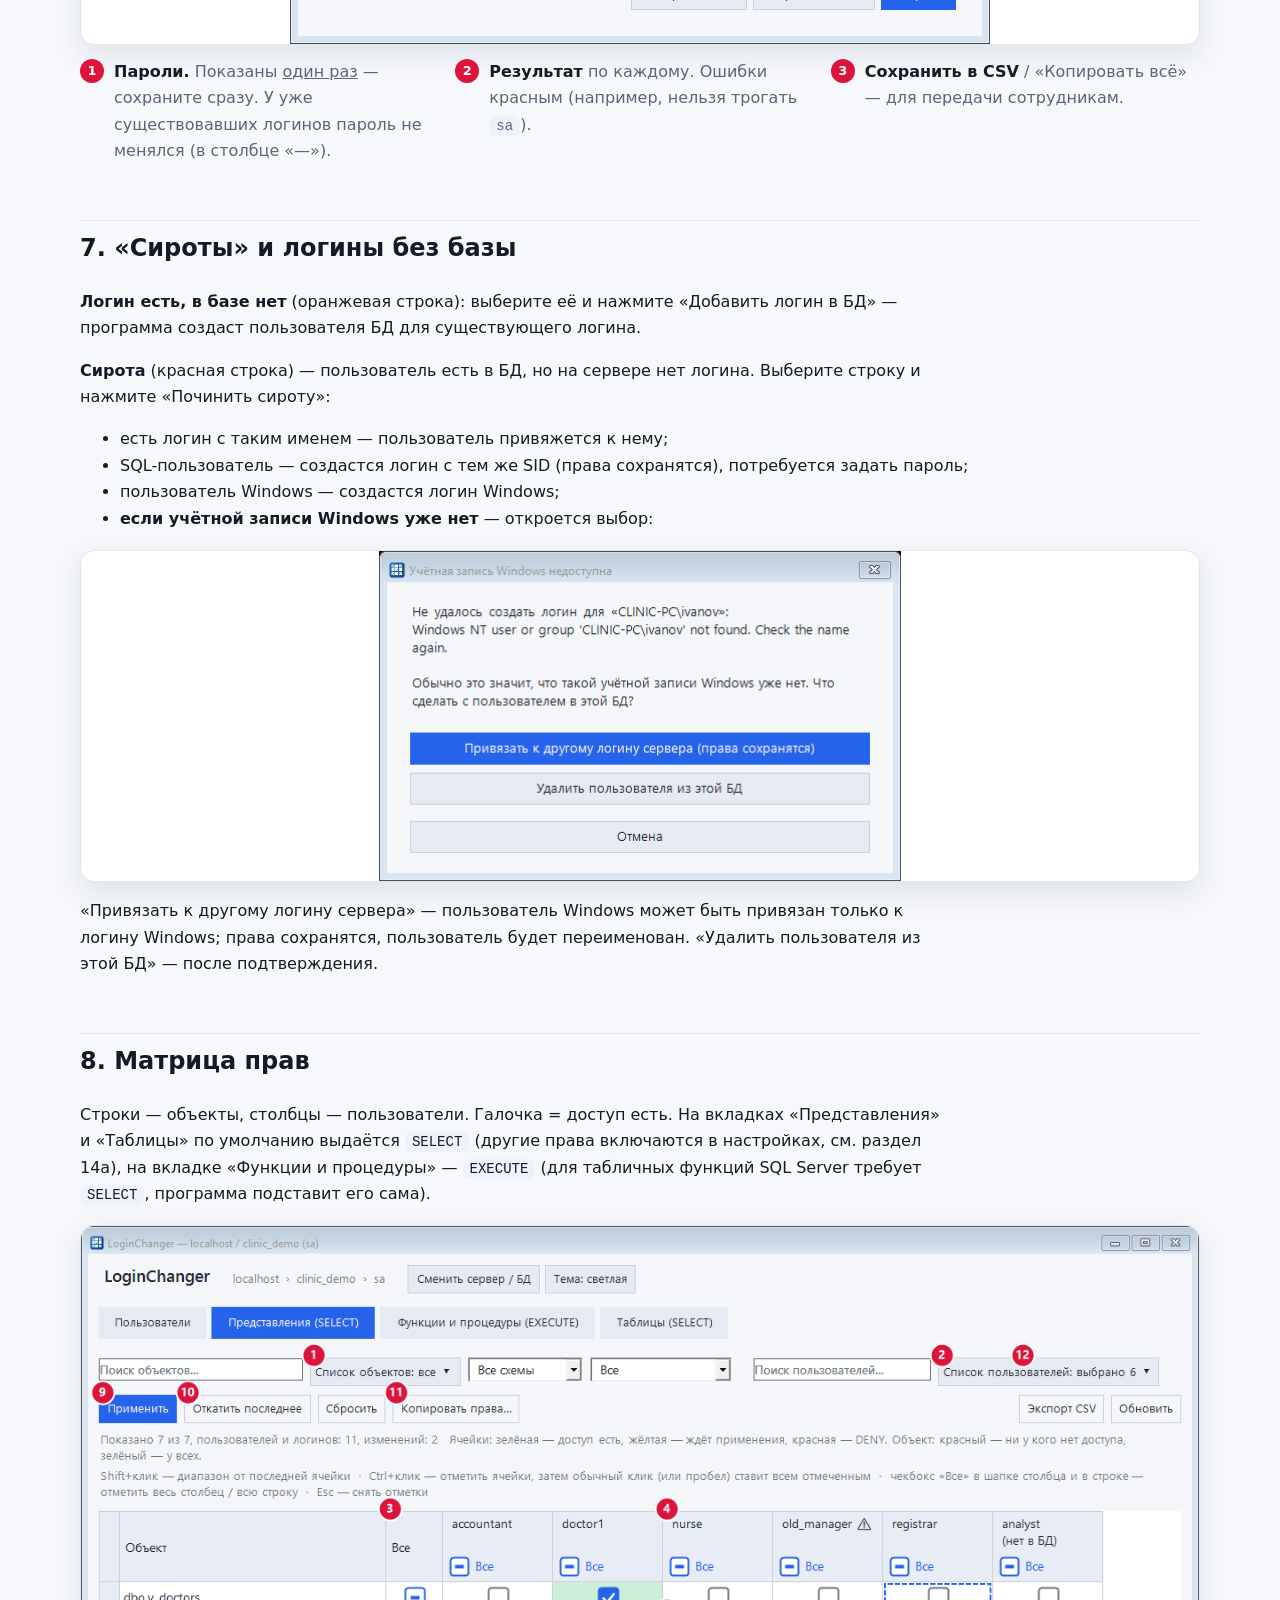
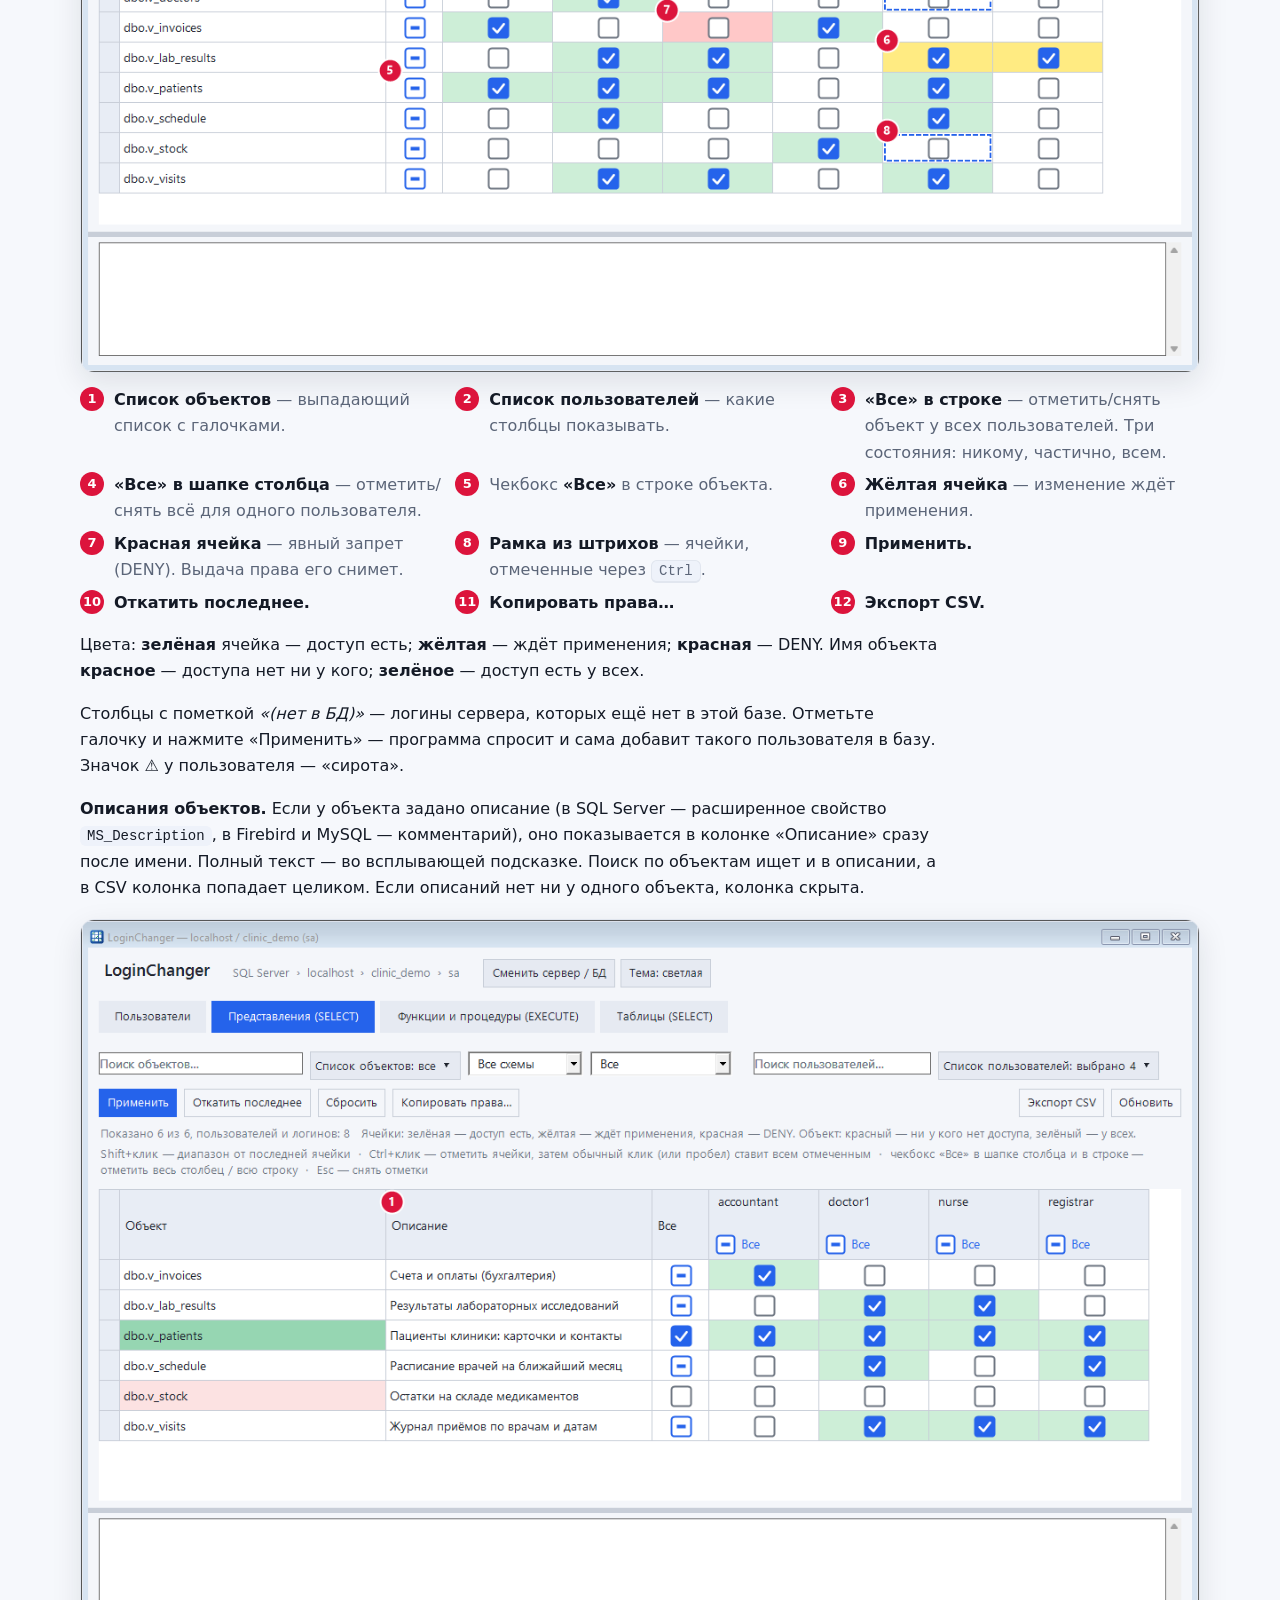
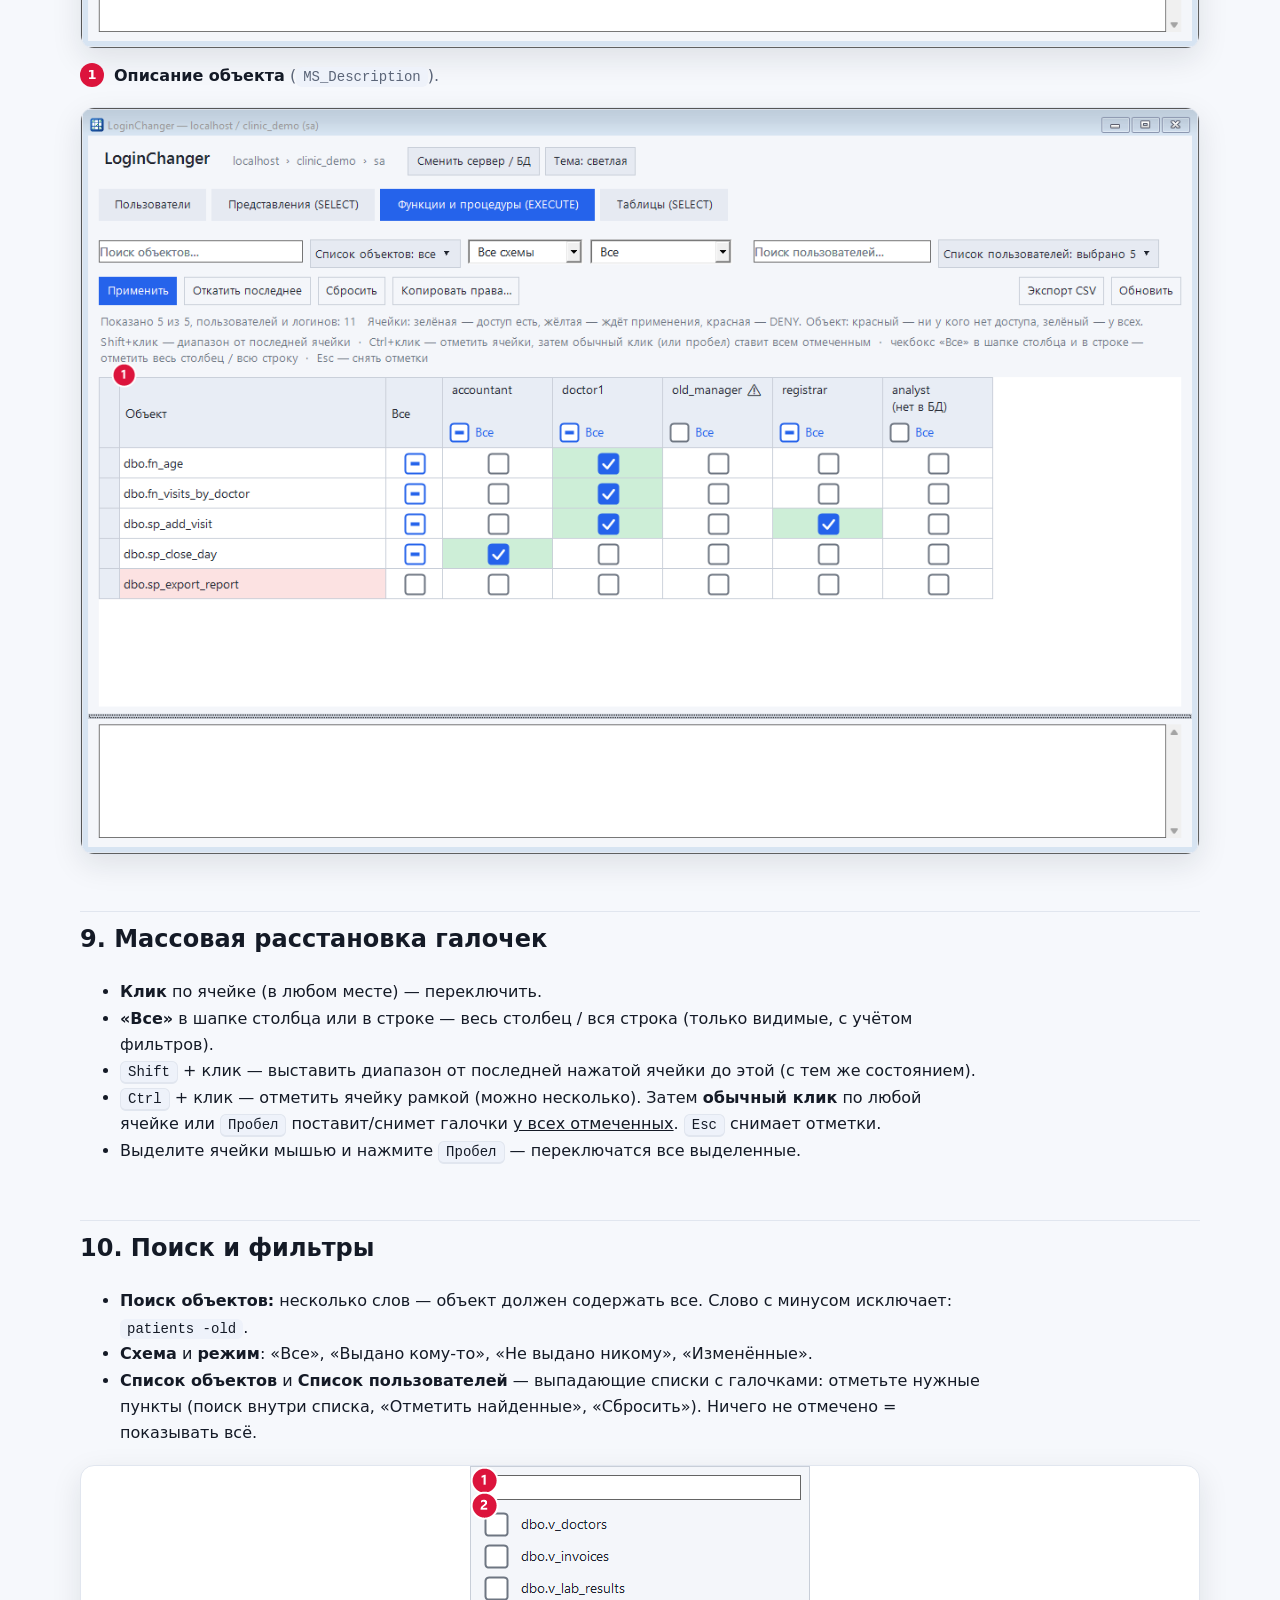
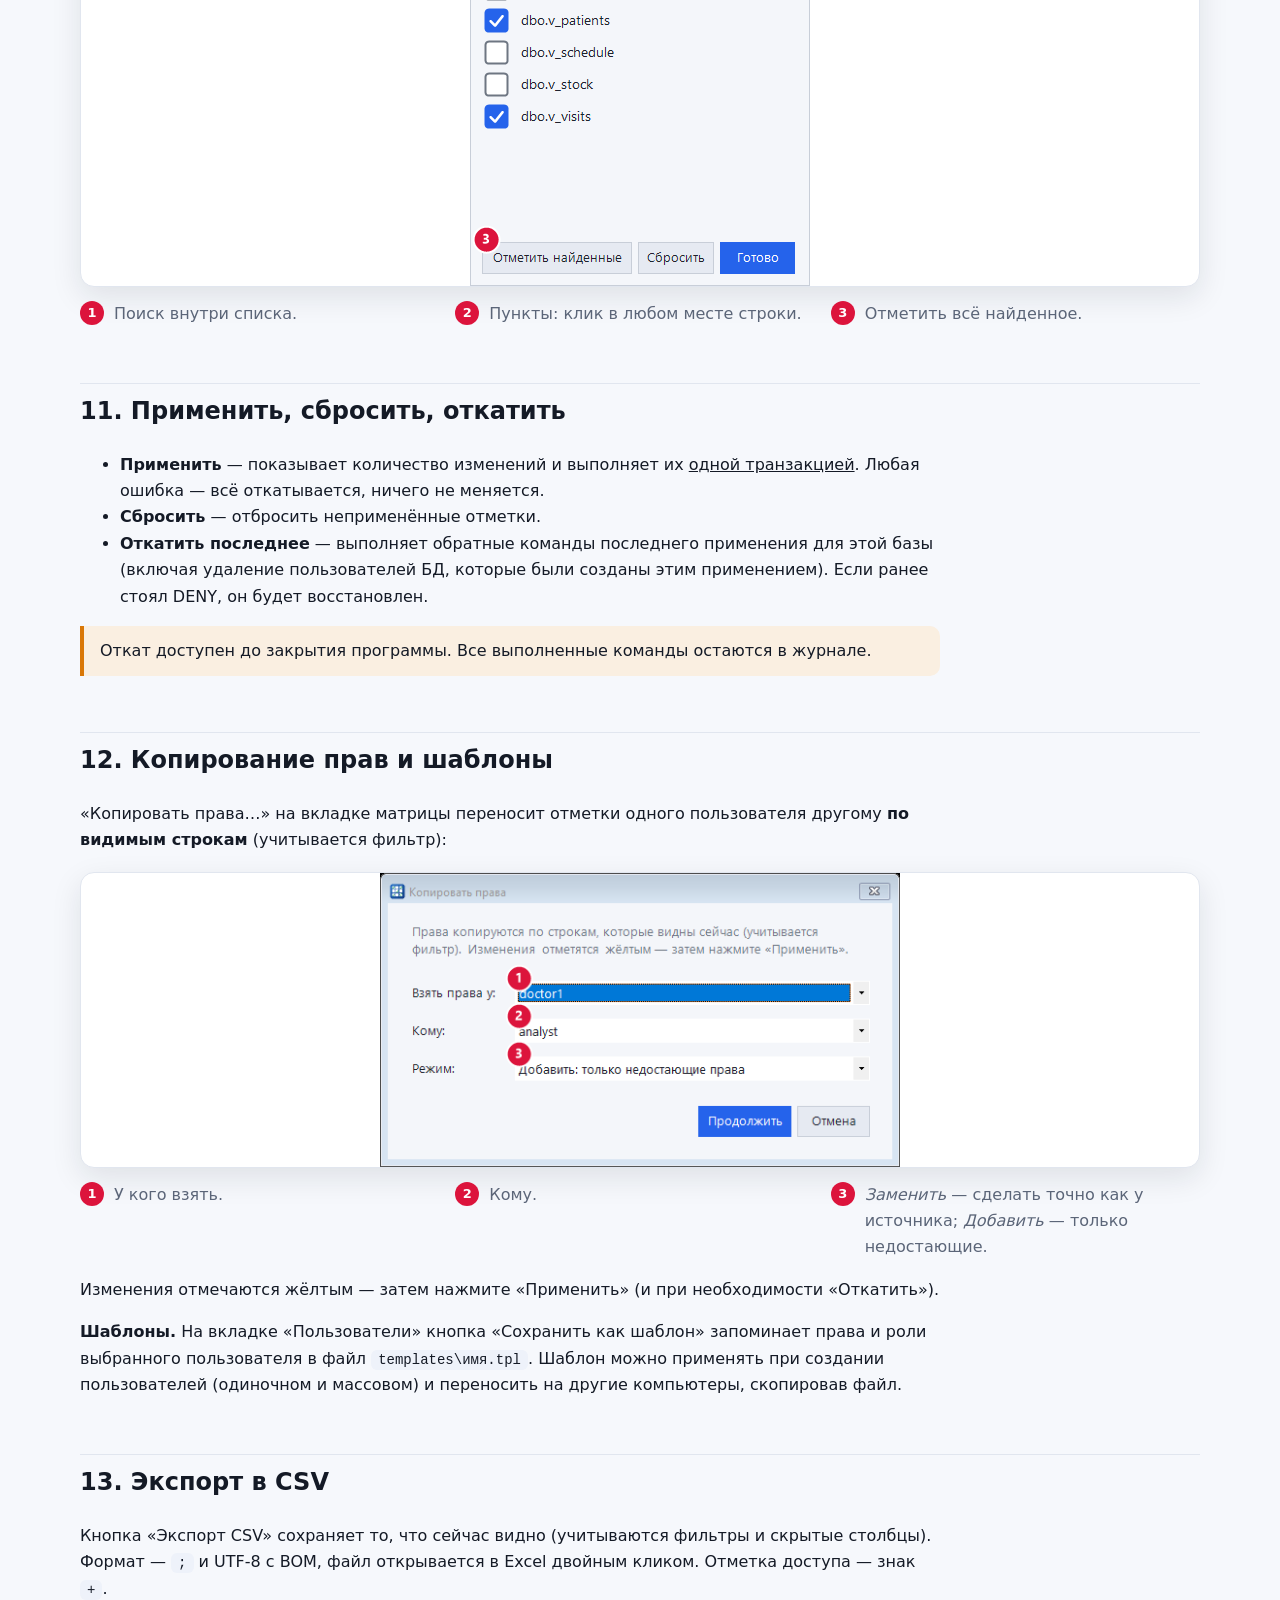
<file: docs/manual.html>
<!doctype html>
<html lang="ru">
<head>
<meta charset="utf-8">
<meta name="viewport" content="width=device-width,initial-scale=1">
<title>Инструкция — LoginChanger</title>
<meta name="description" content="Полная инструкция LoginChanger со скриншотами: подключение, пользователи, матрица прав, массовое создание, откат, «сироты», горячие клавиши.">
<link rel="icon" href="favicon.ico">
<link rel="stylesheet" href="style.css">
</head>
<body>
<header class="nav"><div class="wrap">
  <a class="brand" href="index.html"><img src="favicon.ico" alt="">LoginChanger</a>
  <nav><a href="index.html">О программе</a><a href="#connect">Подключение</a><a href="#users">Пользователи</a><a href="#matrix">Матрица</a><a class="keep" href="https://github.com/MerdanOchanov/LoginChanger">GitHub ★</a></nav>
  <button class="tbtn" id="theme" title="Тема">◐</button>
</div></header>

<main class="wrap manual" style="padding-bottom:60px">
<h1 style="font-size:clamp(30px,4vw,44px);margin:44px 0 6px">Инструкция пользователя</h1>
<p style="color:var(--muted);font-size:18px;margin-top:0">Полное руководство с пошаговыми скриншотами. Красные номера на картинках соответствуют описанию под ними.</p>

<div class="toc">
  <a href="#start">1. Запуск и требования</a><a href="#connect">2. Подключение к серверу</a><a href="#engines">2а. Firebird и MySQL</a>
  <a href="#overview">3. Главное окно</a><a href="#users">4. Вкладка «Пользователи»</a>
  <a href="#create">5. Создание пользователя</a><a href="#bulk">6. Массовое создание</a>
  <a href="#orphan">7. «Сироты» и логины без базы</a><a href="#matrix">8. Матрица прав</a>
  <a href="#mass">9. Массовая расстановка галочек</a><a href="#filters">10. Поиск и фильтры</a>
  <a href="#apply">11. Применить, сбросить, откатить</a><a href="#copy">12. Копирование прав и шаблоны</a>
  <a href="#export">13. Экспорт в CSV</a><a href="#theme">14. Тема, журнал, файлы</a><a href="#settings">14а. Настройки и права не только SELECT</a><a href="#descr">14б. Описания объектов</a>
  <a href="#safety">15. Что защищено</a><a href="#keys">16. Горячие клавиши</a>
  <a href="#faq">17. Проблемы и решения</a>
</div>

<h2 id="start">1. Запуск и требования</h2>
<ul>
  <li><strong>Windows:</strong> 7 SP1, 10, 11 или Server 2019. Нужен .NET Framework 4.0 или новее (в Windows 10/11 уже установлен).</li>
  <li><strong>SQL Server:</strong> 2012–2022. Нужен вход администратора: через Windows-аутентификацию или логином <code>sa</code>. <strong>Firebird</strong> 3+ и <strong>MySQL</strong> 8 — через установленный ODBC-драйвер, вход администратором СУБД.</li>
  <li><strong>Установка не требуется.</strong> Скопируйте <code>LoginChanger.exe</code> в любую папку (или на флешку) и запустите. Для SQL Server дополнительные драйверы не нужны.</li>
  <li>Рядом с программой создаются: <code>logs\</code> (журнал по дням), <code>templates\</code> (шаблоны прав), <code>loginchanger.ini</code> (сервер, база, тема; без паролей).</li>
</ul>

<h2 id="connect">2. Подключение к серверу</h2>
<p>При запуске открывается окно подключения. Доступны только поля входа — выбор базы появится после успешной авторизации.</p>
<figure class="shot"><img src="img/conn1.png" alt="Окно подключения" width="520" height="560" style="margin:auto"></figure>
<ul class="legend">
  <li><b>1</b><span><strong>Сервер.</strong> Введите адрес (<code>localhost</code>, <code>SRV\INSTANCE</code>, <code>192.168.0.10,1433</code>) или выберите из списка.</span></li>
  <li><b>2</b><span><strong>Найти.</strong> Показывает локальные экземпляры и ищет серверы в сети (до 8 секунд, нужна служба SQL Server Browser).</span></li>
  <li><b>3</b><span><strong>Вход.</strong> «Windows-аутентификация» (под текущим пользователем) или «SQL Server» (укажите логин и пароль, например <code>sa</code>).</span></li>
  <li><b>4</b><span><strong>Подключиться.</strong> Проверяет вход и загружает список баз.</span></li>
</ul>
<p>После успешного входа появляется выбор базы данных:</p>
<figure class="shot"><img src="img/conn2.png" alt="Выбор базы после входа" width="520" height="560" style="margin:auto"></figure>
<ul class="legend">
  <li><b>1</b><span><strong>База данных.</strong> Список баз, к которым у вас есть доступ.</span></li>
  <li><b>2</b><span><strong>Выбрать базу.</strong> Открывает главное окно. Если вы измените сервер, логин или пароль, выбор базы снова скроется.</span></li>
</ul>
<div class="note">Если вы вошли не как sysadmin, программа предупредит: часть действий (создание логинов) может быть недоступна.</div>

<h2 id="engines">2а. Firebird и MySQL</h2>
<p>На экране подключения выберите СУБД. Для Firebird и MySQL используются ODBC-драйверы, уже установленные в Windows; нужный драйвер подставляется автоматически (для MySQL предпочтительно Unicode-вариант).</p>
<figure class="shot"><img src="img/conn_fb.png" alt="Подключение к Firebird" width="540" height="700" style="margin:auto"></figure>
<ul class="legend">
  <li><b>1</b><span><strong>СУБД:</strong> SQL Server, Firebird (ODBC) или MySQL / MariaDB (ODBC).</span></li>
  <li><b>2</b><span><strong>Драйвер ODBC.</strong> Выбирается из установленных; если пусто — установите драйвер (Firebird ODBC или MySQL Connector/ODBC той же разрядности, что и система).</span></li>
  <li><b>3</b><span><strong>Файл базы</strong> (только Firebird) — путь к <code>.fdb</code> <u>на сервере</u>, например <code>C:\Data\clinic.fdb</code>. Сервер можно указать как <code>хост</code> или <code>хост:порт</code>.</span></li>
  <li><b>4</b><span><strong>Подключиться.</strong> Логин и пароль — администратора СУБД (<code>SYSDBA</code> для Firebird, <code>root</code> для MySQL).</span></li>
</ul>
<p>Дальше всё работает так же, как в SQL Server: вкладки «Пользователи», «Представления», «Функции и процедуры», «Таблицы». У MySQL после входа выбирается база (системные скрыты), у Firebird база — это файл, поэтому появляется только кнопка «Открыть базу».</p>
<figure class="shot"><img src="img/users_fb.png" alt="Пользователи Firebird" width="1260" height="840" loading="lazy"></figure>
<ul class="legend"><li><b>1</b><span>Создание пользователя сервера с паролем и правами по шаблону.</span></li><li><b>2</b><span>Массовое создание.</span></li><li><b>3</b><span>«Права как у…».</span></li><li><b>4</b><span>Статус: администраторы защищены.</span></li></ul>
<figure class="shot"><img src="img/matrix_my.png" alt="Матрица прав MySQL" width="1260" height="840" loading="lazy"></figure>
<div class="note"><strong>Особенности:</strong>
<ul style="margin:6px 0 0"><li><strong>Пользователи общие для сервера</strong> (в Firebird — в базе безопасности, в MySQL — <code>mysql.user</code>); права показываются для выбранной базы.</li>
<li><strong>Администраторы скрыты:</strong> Firebird — <code>SYSDBA</code> и пользователи с ролью администратора; MySQL — <code>root</code>, служебные учётные записи и все, у кого есть <code>SUPER</code> или <code>GRANT OPTION</code>.</li>
<li><strong>MySQL:</strong> имена пишутся <code>имя</code> или <code>имя@хост</code> (по умолчанию <code>@%</code>). Команды <code>GRANT</code>/<code>REVOKE</code> в MySQL фиксируются сразу, поэтому вместо транзакции программа при ошибке выполняет обратные команды для уже применённых.</li>
<li>В матрице видны только явные права на объекты (<code>GRANT … ON объект</code>); права «на всю базу» не отображаются.</li>
<li>Нет понятий «сирота», «логин без базы» и DENY — они есть только в SQL Server.</li></ul></div>

<h2 id="overview">3. Главное окно</h2>
<p>Сверху — сервер, база и текущий пользователь, кнопки «Сменить сервер / БД» и «Тема». Ниже четыре вкладки: <strong>Пользователи</strong>, <strong>Представления (SELECT)</strong>, <strong>Функции и процедуры (EXECUTE)</strong>, <strong>Таблицы (SELECT)</strong>. Внизу — журнал действий.</p>

<h2 id="users">4. Вкладка «Пользователи»</h2>
<figure class="shot"><img src="img/users.png" alt="Вкладка Пользователи" width="1260" height="840"></figure>
<ul class="legend">
  <li><b>1</b><span><strong>Создать пользователя</strong> — логин + пользователь БД + права по шаблону.</span></li>
  <li><b>2</b><span><strong>Массовое создание</strong> — сразу списком.</span></li>
  <li><b>3</b><span><strong>Добавить логин в БД</strong> — для оранжевых строк (логин есть, в базе нет).</span></li>
  <li><b>4</b><span><strong>Починить сироту</strong> — для красных строк.</span></li>
  <li><b>5</b><span><strong>Права как у…</strong> — добавить выбранному пользователю права другого.</span></li>
  <li><b>6</b><span><strong>Экспорт CSV</strong> — выгрузка списка.</span></li>
  <li><b>7</b><span><strong>Список с галочками</strong> — показать только выбранных пользователей.</span></li>
  <li><b>8</b><span><strong>Статус:</strong> OK · «Сирота» (красный) · «Логин есть, в БД нет» (оранжевый).</span></li>
</ul>
<p>Также доступны «Сменить пароль» (для SQL-логинов) и «Сохранить как шаблон» (запомнить права выбранного пользователя). Поиск по списку — в поле справа.</p>
<div class="note">Администраторы (sysadmin, db_owner), <code>sa</code> и <code>dbo</code> в списках <strong>не показываются</strong> и изменяться не могут.</div>

<h2 id="create">5. Создание пользователя</h2>
<figure class="shot"><img src="img/create.png" alt="Создание пользователя" width="560" height="300"></figure>
<ul class="legend">
  <li><b>1</b><span><strong>Имя логина.</strong> Для учётной записи Windows введите <code>ДОМЕН\пользователь</code> — пароль не потребуется.</span></li>
  <li><b>2</b><span><strong>Пароль.</strong> Сгенерирован автоматически: 8 символов, буквы и цифры без похожих знаков. «Новый» — другой пароль, «Копировать» — в буфер обмена.</span></li>
  <li><b>3</b><span><strong>Права по шаблону.</strong> Можно взять права существующего пользователя или сохранённый шаблон.</span></li>
  <li><b>4</b><span><strong>Не проверять сложность пароля сервером</strong> — включайте, если политика сервера строже сгенерированного пароля.</span></li>
</ul>
<p>Что делает программа в зависимости от ситуации:</p>
<ul>
  <li>Логина нет — создаёт логин и пользователя БД.</li>
  <li>Логин уже есть на сервере, но не добавлен в базу — спросит и добавит (пароль <strong>не меняется</strong>).</li>
  <li>Пользователь есть в базе без логина («сирота») — предложит создать логин с тем же SID, чтобы права сохранились.</li>
  <li>Имя занято администратором — откажет.</li>
</ul>

<h2 id="bulk">6. Массовое создание</h2>
<p>Введите логины — по одному в строке — выберите шаблон прав и нажмите «Создать всех».</p>
<figure class="shot"><img src="img/bulk1.png" alt="Массовое создание: ввод" width="700" height="560" style="margin:auto"></figure>
<ul class="legend">
  <li><b>1</b><span><strong>Список логинов.</strong> Дубли и пустые строки отбрасываются; разделители — перевод строки, <code>;</code> или <code>,</code>.</span></li>
  <li><b>2</b><span><strong>Права по шаблону.</strong></span></li>
  <li><b>3</b><span><strong>Создать всех.</strong> Идёт без лишних вопросов; безопасные варианты выбираются автоматически.</span></li>
</ul>
<figure class="shot"><img src="img/bulk2.png" alt="Массовое создание: результат" width="700" height="560" style="margin:auto"></figure>
<ul class="legend">
  <li><b>1</b><span><strong>Пароли.</strong> Показаны <u>один раз</u> — сохраните сразу. У уже существовавших логинов пароль не менялся (в столбце «—»).</span></li>
  <li><b>2</b><span><strong>Результат</strong> по каждому. Ошибки красным (например, нельзя трогать <code>sa</code>).</span></li>
  <li><b>3</b><span><strong>Сохранить в CSV</strong> / «Копировать всё» — для передачи сотрудникам.</span></li>
</ul>

<h2 id="orphan">7. «Сироты» и логины без базы</h2>
<p><strong>Логин есть, в базе нет</strong> (оранжевая строка): выберите её и нажмите «Добавить логин в БД» — программа создаст пользователя БД для существующего логина.</p>
<p><strong>Сирота</strong> (красная строка) — пользователь есть в БД, но на сервере нет логина. Выберите строку и нажмите «Починить сироту»:</p>
<ul>
  <li>есть логин с таким именем — пользователь привяжется к нему;</li>
  <li>SQL-пользователь — создастся логин с тем же SID (права сохранятся), потребуется задать пароль;</li>
  <li>пользователь Windows — создастся логин Windows;</li>
  <li><strong>если учётной записи Windows уже нет</strong> — откроется выбор:</li>
</ul>
<figure class="shot"><img src="img/orphan.png" alt="Выбор действия для сироты" width="522" height="330" style="margin:auto"></figure>
<p>«Привязать к другому логину сервера» — пользователь Windows может быть привязан только к логину Windows; права сохранятся, пользователь будет переименован. «Удалить пользователя из этой БД» — после подтверждения.</p>

<h2 id="matrix">8. Матрица прав</h2>
<p>Строки — объекты, столбцы — пользователи. Галочка = доступ есть. На вкладках «Представления» и «Таблицы» по умолчанию выдаётся <code>SELECT</code> (другие права включаются в настройках, см. раздел 14а), на вкладке «Функции и процедуры» — <code>EXECUTE</code> (для табличных функций SQL Server требует <code>SELECT</code>, программа подставит его сама).</p>
<figure class="shot"><img src="img/matrix.png" alt="Матрица прав" width="1260" height="840"></figure>
<ul class="legend">
  <li><b>1</b><span><strong>Список объектов</strong> — выпадающий список с галочками.</span></li>
  <li><b>2</b><span><strong>Список пользователей</strong> — какие столбцы показывать.</span></li>
  <li><b>3</b><span><strong>«Все» в строке</strong> — отметить/снять объект у всех пользователей. Три состояния: никому, частично, всем.</span></li>
  <li><b>4</b><span><strong>«Все» в шапке столбца</strong> — отметить/снять всё для одного пользователя.</span></li>
  <li><b>5</b><span>Чекбокс <strong>«Все»</strong> в строке объекта.</span></li>
  <li><b>6</b><span><strong>Жёлтая ячейка</strong> — изменение ждёт применения.</span></li>
  <li><b>7</b><span><strong>Красная ячейка</strong> — явный запрет (DENY). Выдача права его снимет.</span></li>
  <li><b>8</b><span><strong>Рамка из штрихов</strong> — ячейки, отмеченные через <kbd>Ctrl</kbd>.</span></li>
  <li><b>9</b><span><strong>Применить.</strong></span></li>
  <li><b>10</b><span><strong>Откатить последнее.</strong></span></li>
  <li><b>11</b><span><strong>Копировать права…</strong></span></li>
  <li><b>12</b><span><strong>Экспорт CSV.</strong></span></li>
</ul>
<p>Цвета: <strong>зелёная</strong> ячейка — доступ есть; <strong>жёлтая</strong> — ждёт применения; <strong>красная</strong> — DENY. Имя объекта <strong>красное</strong> — доступа нет ни у кого; <strong>зелёное</strong> — доступ есть у всех.</p>
<p>Столбцы с пометкой <em>«(нет в БД)»</em> — логины сервера, которых ещё нет в этой базе. Отметьте галочку и нажмите «Применить» — программа спросит и сама добавит такого пользователя в базу. Значок ⚠ у пользователя — «сирота».</p>
<p><strong>Описания объектов.</strong> Если у объекта задано описание (в SQL Server — расширенное свойство <code>MS_Description</code>, в Firebird и MySQL — комментарий), оно показывается в колонке «Описание» сразу после имени. Полный текст — во всплывающей подсказке. Поиск по объектам ищет и в описании, а в CSV колонка попадает целиком. Если описаний нет ни у одного объекта, колонка скрыта.</p>
<figure class="shot"><img src="img/matrix_descr.png" alt="Колонка Описание" width="1260" height="820" loading="lazy"></figure>
<ul class="legend"><li><b>1</b><span><strong>Описание объекта</strong> (<code>MS_Description</code>).</span></li></ul>
<figure class="shot"><img src="img/routines.png" alt="Вкладка Функции и процедуры" width="1260" height="840" loading="lazy"></figure>

<h2 id="mass">9. Массовая расстановка галочек</h2>
<ul>
  <li><strong>Клик</strong> по ячейке (в любом месте) — переключить.</li>
  <li><strong>«Все»</strong> в шапке столбца или в строке — весь столбец / вся строка (только видимые, с учётом фильтров).</li>
  <li><kbd>Shift</kbd> + клик — выставить диапазон от последней нажатой ячейки до этой (с тем же состоянием).</li>
  <li><kbd>Ctrl</kbd> + клик — отметить ячейку рамкой (можно несколько). Затем <strong>обычный клик</strong> по любой ячейке или <kbd>Пробел</kbd> поставит/снимет галочки <u>у всех отмеченных</u>. <kbd>Esc</kbd> снимает отметки.</li>
  <li>Выделите ячейки мышью и нажмите <kbd>Пробел</kbd> — переключатся все выделенные.</li>
</ul>

<h2 id="filters">10. Поиск и фильтры</h2>
<ul>
  <li><strong>Поиск объектов:</strong> несколько слов — объект должен содержать все. Слово с минусом исключает: <code>patients -old</code>.</li>
  <li><strong>Схема</strong> и <strong>режим</strong>: «Все», «Выдано кому-то», «Не выдано никому», «Изменённые».</li>
  <li><strong>Список объектов</strong> и <strong>Список пользователей</strong> — выпадающие списки с галочками: отметьте нужные пункты (поиск внутри списка, «Отметить найденные», «Сбросить»). Ничего не отмечено = показывать всё.</li>
</ul>
<figure class="shot"><img src="img/picker.png" alt="Выпадающий список с галочками" width="340" height="420" style="margin:auto" loading="lazy"></figure>
<ul class="legend"><li><b>1</b><span>Поиск внутри списка.</span></li><li><b>2</b><span>Пункты: клик в любом месте строки.</span></li><li><b>3</b><span>Отметить всё найденное.</span></li></ul>

<h2 id="apply">11. Применить, сбросить, откатить</h2>
<ul>
  <li><strong>Применить</strong> — показывает количество изменений и выполняет их <u>одной транзакцией</u>. Любая ошибка — всё откатывается, ничего не меняется.</li>
  <li><strong>Сбросить</strong> — отбросить неприменённые отметки.</li>
  <li><strong>Откатить последнее</strong> — выполняет обратные команды последнего применения для этой базы (включая удаление пользователей БД, которые были созданы этим применением). Если ранее стоял DENY, он будет восстановлен.</li>
</ul>
<div class="note warn">Откат доступен до закрытия программы. Все выполненные команды остаются в журнале.</div>

<h2 id="copy">12. Копирование прав и шаблоны</h2>
<p>«Копировать права…» на вкладке матрицы переносит отметки одного пользователя другому <strong>по видимым строкам</strong> (учитывается фильтр):</p>
<figure class="shot"><img src="img/copy.png" alt="Копирование прав" width="520" height="300" style="margin:auto"></figure>
<ul class="legend">
  <li><b>1</b><span>У кого взять.</span></li><li><b>2</b><span>Кому.</span></li>
  <li><b>3</b><span><em>Заменить</em> — сделать точно как у источника; <em>Добавить</em> — только недостающие.</span></li>
</ul>
<p>Изменения отмечаются жёлтым — затем нажмите «Применить» (и при необходимости «Откатить»).</p>
<p><strong>Шаблоны.</strong> На вкладке «Пользователи» кнопка «Сохранить как шаблон» запоминает права и роли выбранного пользователя в файл <code>templates\имя.tpl</code>. Шаблон можно применять при создании пользователей (одиночном и массовом) и переносить на другие компьютеры, скопировав файл.</p>

<h2 id="export">13. Экспорт в CSV</h2>
<p>Кнопка «Экспорт CSV» сохраняет то, что сейчас видно (учитываются фильтры и скрытые столбцы). Формат — <code>;</code> и UTF-8 с BOM, файл открывается в Excel двойным кликом. Отметка доступа — знак <code>+</code>.</p>

<h2 id="theme">14. Тема, журнал, файлы</h2>
<figure class="shot"><img src="img/dark.png" alt="Тёмная тема" width="1260" height="840" loading="lazy"></figure>
<ul>
  <li><strong>Тема:</strong> кнопка «Тема» переключает светлую и тёмную, выбор запоминается.</li>
  <li><strong>Журнал:</strong> нижняя панель окна и файлы <code>logs\ГГГГ-ММ-ДД.log</code>. Пароли в журнале заменяются на <code>***</code>.</li>
  <li><strong>Размер окна:</strong> интерфейс адаптивный, кнопки и поля перестраиваются на узких окнах.</li>
</ul>

<h2 id="settings">14а. Настройки и права не только SELECT</h2>
<p>Кнопка <strong>«Настройки»</strong> есть в главном окне и на экране подключения. Изменения применяются сразу после «Сохранить»; «По умолчанию» возвращает заводские значения (до сохранения это можно отменить кнопкой «Отмена»).</p>
<figure class="shot"><img src="img/settings.png" alt="Окно настроек" loading="lazy" style="max-height:760px;width:auto;margin:auto"></figure>
<table class="compare"><tr><th>Раздел</th><th>Что настраивается</th></tr>
<tr><td><strong>Права в матрицах</strong></td><td>Какие права показывать на вкладках «Представления» (SELECT, INSERT, UPDATE, DELETE) и «Таблицы» (ещё REFERENCES). SELECT включён всегда. Процедуры и функции — всегда EXECUTE.</td></tr>
<tr><td><strong>Пароли</strong></td><td>Длина сгенерированного пароля (6–32), добавлять ли спецсимвол, снимать ли по умолчанию проверку сложности на сервере (SQL Server).</td></tr>
<tr><td><strong>Подтверждения</strong></td><td>Спрашивать ли перед «Применить» и перед «Откатить последнее». Защита администраторов отключению не подлежит.</td></tr>
<tr><td><strong>Подключение</strong></td><td>Таймауты подключения и команд, доверие сертификату и шифрование (SQL Server), запоминание списка серверов.</td></tr>
<tr><td><strong>Матрица</strong></td><td>Показывать ли колонку «Описание».</td></tr>
<tr><td><strong>Экспорт CSV</strong></td><td>Разделитель (<code>;</code>, <code>,</code>, табуляция), кодировка (UTF-8 с BOM, UTF-8, Windows-1251), знак «доступ есть».</td></tr>
<tr><td><strong>Файлы и журнал</strong></td><td>Вести ли журнал в файл, сколько дней его хранить (старые файлы удаляются при запуске), папка шаблонов.</td></tr>
<tr><td><strong>Внешний вид</strong></td><td>Светлая, тёмная или «как в системе».</td></tr></table>
<h3>Права INSERT, UPDATE, DELETE, REFERENCES</h3>
<p>Отметьте нужные права в разделе «Права в матрицах» — над матрицей на соответствующей вкладке появится выбор <strong>«Право»</strong>. Каждое право — отдельная матрица с теми же галочками, подсветкой, «Все», фильтрами и откатом.</p>
<figure class="shot"><img src="img/matrix_perms.png" alt="Выбор права над матрицей" width="1260" height="820" loading="lazy"></figure>
<ul class="legend">
  <li><b>1</b><span><strong>Право:</strong> подпись появляется, когда отмечено больше одного права.</span></li>
  <li><b>2</b><span><strong>Выбор права</strong> (SELECT, INSERT, UPDATE, DELETE, REFERENCES). Если есть неприменённые изменения, при переключении программа спросит, отбросить ли их.</span></li>
  <li><b>3</b><span>Ячейка показывает выбранное право: зелёная — выдано, жёлтая — ждёт применения.</span></li>
  <li><b>4</b><span><strong>Настройки.</strong></span></li>
</ul>
<div class="note">Права выдаются на сам объект целиком (не на столбцы). Для SQL Server существующий явный <code>DENY</code> показывается красным и снимается выдачей права; откат вернёт его. REFERENCES доступно для таблиц. В MySQL и Firebird используются те же команды <code>GRANT</code>/<code>REVOKE</code>.</div>

<h2 id="descr">14б. Описания объектов: редактор, файл, правила, ИИ</h2>
<p>Вкладка <strong>«Описания»</strong> помогает задать понятные описания представлениям, таблицам, процедурам и функциям, чтобы сотрудники понимали, что это за отчёты. Описание хранится <strong>в самой базе</strong>: в SQL Server это расширенное свойство <code>MS_Description</code>, в Firebird — <code>COMMENT ON</code>, в MySQL — комментарий таблицы или процедуры. Поэтому оно видно и в SSMS, и в колонке «Описание» матрицы.</p>
<figure class="shot"><img src="img/descr_tab.png" alt="Вкладка Описания" width="1300" height="760" loading="lazy"></figure>
<ul class="legend">
  <li><b>1</b><span><strong>Поиск и фильтры:</strong> по тексту объекта и описания, по типу, по статусу («без описания», «с описанием», «изменённые», «ИИ: не проверено», «хранятся локально»).</span></li>
  <li><b>2</b><span><strong>Записать в базу</strong> (в скобках — число изменений). Пока не нажата, в базе ничего не меняется.</span></li>
  <li><b>3</b><span><strong>Из файла…</strong> — загрузить описания из CSV или XLSX.</span></li>
  <li><b>4</b><span><strong>По правилам…</strong> — необязательные автоматические правила по имени объекта.</span></li>
  <li><b>5</b><span><strong>Предложить ИИ…</strong> — черновик описаний от модели.</span></li>
  <li><b>6</b><span><strong>Отметить проверенными</strong> — подтвердить, что вы прочитали описания ИИ.</span></li>
  <li><b>7</b><span><strong>Новое описание</strong> — черновик; редактируется двойным кликом или F2. Жёлтая ячейка — изменение ждёт записи. Пустое поле у объекта с описанием удалит описание.</span></li>
  <li><b>8</b><span><strong>Источник:</strong> вручную, файл, правила, ИИ (не проверено / проверено).</span></li>
  <li><b>9</b><span><strong>SQL-скрипт…</strong> — выгрузить черновик в .sql для DBA (если черновика нет — текущие описания). Рядом «Экспорт CSV».</span></li>
</ul>
<p><strong>К чему применяются «Из файла», «По правилам» и «ИИ»:</strong> если выделено несколько строк — только к ним, иначе ко всем видимым (с учётом фильтров). Переключатель <strong>«Заполнять»</strong>: «только пустые» (по умолчанию, существующие описания не затираются) или «перезаписывать».</p>
<h3>Из файла (CSV, XLSX)</h3>
<p>Берутся два первых столбца: <em>имя объекта</em> и <em>описание</em>. Строка заголовка определяется автоматически; имя можно писать со схемой (<code>dbo.v_sales</code>) и без, в скобках и без. CSV может быть с разделителем <code>;</code>, <code>,</code> или табуляцией, в UTF-8, UTF-16 или Windows-1251. XLSX читается без Excel (первый лист; если файл открыт в Excel, читается его копия). После загрузки показывается отчёт: сколько применено, сколько уже совпадает, сколько пропущено и какие имена не найдены в базе.</p>
<div class="note"><strong>Круговой обмен через Excel:</strong> «Экспорт CSV» сохраняет столбцы «Объект; Описание; Тип». Отредактируйте описания в Excel и загрузите файл обратно кнопкой «Из файла…».</div>
<h3>По правилам (необязательно)</h3>
<p>Если названия объектов подчиняются соглашениям, можно описать их файлом правил (UTF-8): разделы <code>[strip]</code> (отбрасываемые префиксы), <code>[entities]</code> (сокращения, добавляются через « — »), <code>[tags]</code> (суффиксы вроде <code>_OLD</code>), <code>[exact]</code> (точные имена), <code>[rules]</code> и <code>[rules_other]</code> («регулярка =&gt; шаблон»), <code>[extras]</code> (годы и т. п.) и <code>[fallback]</code>. В шаблонах: <code>{1}</code> — группа, <code>{g1}</code> — группа через глоссарий, <code>{?1: текст}</code> — только если группа 1 не пуста. Пример — <a href="https://github.com/MerdanOchanov/LoginChanger/blob/main/examples/example.rules">examples/example.rules</a>. Описания, сделанные правилами, попадают в черновик, как и всё остальное. Файл правил, кроме кнопки, можно указать в «Настройках».</p>
<h3>Предложения ИИ</h3>
<ol>
<li>В «Настройках» → «Описания объектов и ИИ» выберите сервис в списке <strong>«Готовые настройки»</strong> (подставятся адрес и подходящие модели, а для облачных сервисов появится ссылка на страницу получения ключа) или вручную укажите <strong>адрес сервиса</strong> (любой OpenAI-совместимый: <code>https://api.openai.com/v1</code>, <code>http://localhost:11434/v1</code> для Ollama, <code>http://localhost:1234/v1</code> для LM Studio), <strong>модель</strong> и, если нужно, <strong>ключ API</strong>. Кнопка «Проверить соединение с ИИ» делает пробный запрос.</li>
<li>Выберите объекты (или оставьте все видимые) и нажмите «Предложить ИИ…». Для внешнего адреса программа один раз за сеанс спросит разрешение на отправку; для локального (localhost) — не спрашивает.</li>
<li>Прогресс виден в строке состояния, кнопка «Остановить ИИ» прерывает работу. Ответы попадают <strong>только в черновик</strong> со статусом «ИИ (не проверено)».</li>
<li>Прочитайте, поправьте, нажмите «Отметить проверенными» и «Записать в базу».</li>
</ol>
<div class="note"><strong>Что отправляется:</strong> имена объектов, названия и типы столбцов, примеры ваших уже готовых описаний, глоссарий из файла правил и (если не отключено в настройках) тексты определений представлений и процедур. <strong>Данные из таблиц не отправляются никогда.</strong> Ключ API хранится зашифрованным средствами Windows (DPAPI) и расшифровывается только вашей учётной записью на этом компьютере. Если код ваших отчётов — коммерческая тайна, используйте локальную модель или отключите отправку определений.</div>
<p>В «Настройках» также задаются размер пакета (сколько объектов в одном запросе), максимальная длина описания, таймаут и «Требования к тексту» — стиль, по которому модель пишет описания. Для облачных HTTPS-сервисов нужен .NET Framework 4.5+ (на Windows 10/11 он есть). Локальные модели по <code>http</code> работают и на 4.0.</p>
<table class="compare" style="margin:18px 0"><tr><th>Сервис</th><th>Адрес</th><th>Ключ</th><th>Данные</th></tr>
<tr><td>Ollama</td><td><code>http://localhost:11434/v1</code></td><td>не нужен</td><td class="yes">остаются на компьютере</td></tr>
<tr><td>LM Studio</td><td><code>http://localhost:1234/v1</code></td><td>не нужен</td><td class="yes">остаются на компьютере</td></tr>
<tr><td>llama.cpp / vLLM</td><td><code>http://localhost:8080/v1</code></td><td>не нужен</td><td class="yes">остаются на компьютере</td></tr>
<tr><td>OpenAI</td><td><code>https://api.openai.com/v1</code></td><td>да</td><td>отправляются на серверы сервиса</td></tr>
<tr><td>Anthropic Claude</td><td><code>https://api.anthropic.com/v1</code></td><td>да</td><td>отправляются (слой совместимости с OpenAI API)</td></tr>
<tr><td>Google Gemini</td><td><code>https://generativelanguage.googleapis.com/v1beta/openai</code></td><td>да</td><td>отправляются (слой совместимости)</td></tr>
<tr><td>OpenRouter</td><td><code>https://openrouter.ai/api/v1</code></td><td>да</td><td>отправляются; один ключ для многих моделей</td></tr>
<tr><td>Groq · DeepSeek · Mistral · xAI · Together</td><td>адрес подставляется пресетом</td><td>да</td><td>отправляются на серверы сервиса</td></tr></table>
<p>Кнопка <strong>«Список моделей»</strong> запрашивает у выбранного сервиса актуальный список (названия моделей меняются), <strong>«Проверить соединение с ИИ»</strong> делает пробный запрос. Если модель принимает только температуру по умолчанию (так делают некоторые новые модели), программа сама повторит запрос без неё. Пресеты — всего лишь подстановка адреса и названий: в поля можно вписать что угодно, а ключ нужно получить у сервиса самостоятельно.</p>
<figure class="shot"><img src="img/settings_ai.png" alt="Настройки ИИ" width="780" height="760" loading="lazy" style="margin:auto"></figure>
<h3>Запись, откат, пометки</h3>
<ul>
<li><strong>Записать в базу</strong> выполняется одной транзакцией (SQL Server, Firebird); для MySQL при ошибке уже записанное возвращается назад. <strong>Откатить последнее</strong> восстанавливает прежние описания (в том числе пустые).</li>
<li>В SQL Server для каждого описания дополнительно пишется свойство <code>LC_Source</code> («код|подробность|дата», например <code>ai?|qwen2.5:14b|2026-10-09</code>): так всегда видно, откуда описание и проверено ли оно, а фильтр «ИИ: не проверено» находит всё, что ещё не прочитано человеком.</li>
<li><strong>MySQL:</strong> у представлений комментариев нет, поэтому их описания хранятся в файле <code>descriptions\*.tsv</code> рядом с программой (в таблице помечены «локально»); у таблиц и процедур — настоящие комментарии.</li>
<li>Ограничения длины: SQL Server — до 3750 символов, MySQL — 1000, ИИ — задаётся в настройках (60–500).</li>
</ul>

<h2 id="safety">15. Что защищено</h2>
<ul>
  <li><code>sa</code>, <code>dbo</code>, <code>guest</code> и системные роли недоступны для изменений.</li>
  <li>Логины из <code>sysadmin</code> и пользователи из <code>db_owner</code> не отображаются в матрице и не могут быть созданы заново или изменены.</li>
  <li>Пароли подключения не сохраняются; файлы шаблонов содержат только права и роли.</li>
</ul>

<h2 id="keys">16. Горячие клавиши</h2>
<table class="compare"><tr><th>Действие</th><th>Клавиши</th></tr>
<tr><td>Переключить ячейку</td><td>клик · <kbd>Пробел</kbd> (для выделенных)</td></tr>
<tr><td>Диапазон от последней ячейки</td><td><kbd>Shift</kbd> + клик</td></tr>
<tr><td>Отметить ячейку рамкой</td><td><kbd>Ctrl</kbd> + клик</td></tr>
<tr><td>Поставить всем отмеченным</td><td>обычный клик или <kbd>Пробел</kbd></td></tr>
<tr><td>Снять отметки / закрыть список</td><td><kbd>Esc</kbd></td></tr></table>

<h2 id="faq">17. Проблемы и решения</h2>
<details><summary>«Не удалось получить сведения о пользователе или группе Windows (0x534)»</summary><p>Учётной записи Windows, на которую создан логин, больше нет. Программа обрабатывает такие логины без ошибок; для починки используйте «Починить сироту» — привяжите пользователя к другому логину Windows или удалите его из базы.</p></details>
<details><summary>Не находится сервер кнопкой «Найти»</summary><p>Сетевой поиск требует запущенной службы <em>SQL Server Browser</em> на сервере и открытого UDP-порта 1434. Введите адрес вручную: <code>сервер\экземпляр</code> или <code>сервер,порт</code>.</p></details>
<details><summary>Пароль не принимается сервером</summary><p>Политика паролей сервера может быть строже. Включите «Не проверять сложность пароля сервером» в окне создания либо задайте свой пароль.</p></details>
<details><summary>«ODBC-драйвер не найден» (Firebird / MySQL)</summary><p>Установите драйвер: Firebird ODBC (с firebirdsql.org) или MySQL Connector/ODBC (с mysql.com). Разрядность драйвера должна совпадать с разрядностью программы (на 64-разрядной Windows — 64-разрядный драйвер).</p></details>
<details><summary>Нет столбца какого-то пользователя</summary><p>Возможно, он администратор (sysadmin / db_owner) — такие скрыты намеренно, либо стоит фильтр «Список пользователей».</p></details>
<details><summary>Окно не помещается / мелкий шрифт</summary><p>Программа учитывает масштаб Windows (DPI). Растяните окно — панели перестроятся.</p></details>
</main>

<footer><div class="wrap">
  <div>LoginChanger · MIT · <a href="https://github.com/MerdanOchanov/LoginChanger">GitHub</a></div>
  <div><a href="index.html">← О программе</a> · <a href="https://github.com/MerdanOchanov/LoginChanger/issues">Сообщить об ошибке</a></div>
</div></footer>
<script>
(function(){var r=document.documentElement,b=document.getElementById('theme');
try{var s=localStorage.getItem('lc-theme');if(s)r.setAttribute('data-theme',s)}catch(e){}
b.onclick=function(){var cur=r.getAttribute('data-theme')||(matchMedia('(prefers-color-scheme:dark)').matches?'dark':'light');var n=cur==='dark'?'light':'dark';r.setAttribute('data-theme',n);try{localStorage.setItem('lc-theme',n)}catch(e){}}})();
</script>
</body>
</html>
</file>
<file: docs/style.css>
:root{
  --bg:#f6f8fc;--card:#ffffff;--fg:#141a26;--muted:#5b6578;--line:#e1e6ef;--accent:#2563eb;--accent2:#1d4ed8;--accent-soft:#e8f0ff;
  --ok:#16a34a;--warn:#d97706;--bad:#dc2626;--shadow:0 10px 30px rgba(20,26,38,.10);--code:#eef2fa;
}
@media (prefers-color-scheme:dark){
  :root:not([data-theme="light"]){--bg:#0e131c;--card:#151c28;--fg:#e8ecf4;--muted:#9aa5b8;--line:#243044;--accent:#5b8cff;--accent2:#7aa2ff;--accent-soft:#16233f;--shadow:0 10px 30px rgba(0,0,0,.45);--code:#1b2434}
}
:root[data-theme="dark"]{--bg:#0e131c;--card:#151c28;--fg:#e8ecf4;--muted:#9aa5b8;--line:#243044;--accent:#5b8cff;--accent2:#7aa2ff;--accent-soft:#16233f;--shadow:0 10px 30px rgba(0,0,0,.45);--code:#1b2434}
*{box-sizing:border-box}
html{scroll-behavior:smooth;scroll-padding-top:76px}
body{margin:0;background:var(--bg);color:var(--fg);font:16px/1.65 "Segoe UI",system-ui,-apple-system,Roboto,Arial,sans-serif;-webkit-font-smoothing:antialiased}
img{max-width:100%;height:auto;display:block}
a{color:var(--accent);text-decoration:none}a:hover{text-decoration:underline}
.wrap{width:min(1120px,100% - 40px);margin-inline:auto}
header.nav{position:sticky;top:0;z-index:20;background:color-mix(in srgb,var(--bg) 88%,transparent);backdrop-filter:blur(10px);border-bottom:1px solid var(--line)}
.nav .wrap{display:flex;align-items:center;gap:22px;height:60px}
.brand{display:flex;align-items:center;gap:10px;font-weight:700;font-size:18px;color:var(--fg)}
.brand img{width:28px;height:28px}
.nav nav{display:flex;gap:18px;margin-left:auto;font-size:15px;flex-wrap:wrap}
.nav nav a{color:var(--muted)}.nav nav a:hover{color:var(--fg);text-decoration:none}
.btn{display:inline-flex;align-items:center;gap:8px;padding:12px 22px;border-radius:12px;font-weight:600;border:1px solid var(--line);background:var(--card);color:var(--fg);cursor:pointer;transition:.15s}
.btn:hover{text-decoration:none;transform:translateY(-1px);box-shadow:var(--shadow)}
.btn.primary{background:var(--accent);border-color:var(--accent);color:#fff}.btn.primary:hover{background:var(--accent2)}
.btn.small{padding:7px 14px;border-radius:10px;font-size:14px}
.hero{padding:72px 0 40px;text-align:center}
.hero h1{font-size:clamp(34px,5.4vw,60px);line-height:1.1;margin:0 0 18px;letter-spacing:-.02em}
.hero h1 span{background:linear-gradient(90deg,var(--accent),#7c3aed);-webkit-background-clip:text;background-clip:text;color:transparent}
.hero p.lead{font-size:clamp(17px,2.1vw,21px);color:var(--muted);max-width:760px;margin:0 auto 28px}
.cta{display:flex;gap:12px;justify-content:center;flex-wrap:wrap;margin-bottom:22px}
.chips{display:flex;gap:8px;justify-content:center;flex-wrap:wrap;margin-bottom:38px}
.chip{font-size:13px;padding:5px 12px;border-radius:999px;background:var(--accent-soft);color:var(--accent);font-weight:600}
.shot{border-radius:14px;border:1px solid var(--line);box-shadow:var(--shadow);background:var(--card);overflow:hidden}
.hero .shot{max-width:1000px;margin:0 auto}
section{padding:64px 0}
section h2{font-size:clamp(26px,3.4vw,38px);margin:0 0 10px;letter-spacing:-.01em;text-align:center}
section p.sub{color:var(--muted);text-align:center;max-width:720px;margin:0 auto 38px;font-size:18px}
.grid{display:grid;gap:18px}
.g3{grid-template-columns:repeat(auto-fit,minmax(290px,1fr))}
.g2{grid-template-columns:repeat(auto-fit,minmax(420px,1fr))}
.card{background:var(--card);border:1px solid var(--line);border-radius:16px;padding:22px}
.card h3{margin:0 0 8px;font-size:19px}.card p{margin:0;color:var(--muted)}
.ico{width:42px;height:42px;border-radius:12px;background:var(--accent-soft);display:grid;place-items:center;font-size:21px;margin-bottom:14px}
.alt{background:linear-gradient(180deg,transparent,color-mix(in srgb,var(--accent-soft) 55%,transparent),transparent)}
.compare{width:100%;border-collapse:collapse;background:var(--card);border:1px solid var(--line);border-radius:14px;overflow:hidden}
.compare th,.compare td{padding:14px 16px;text-align:left;border-bottom:1px solid var(--line);vertical-align:top}
.compare th{background:var(--accent-soft);font-size:14px;text-transform:uppercase;letter-spacing:.04em;color:var(--muted)}
.compare tr:last-child td{border-bottom:0}.compare .yes{color:var(--ok);font-weight:700}.compare .no{color:var(--bad);font-weight:700}
.steps{counter-reset:s;display:grid;gap:16px;grid-template-columns:repeat(auto-fit,minmax(260px,1fr))}
.step{position:relative;background:var(--card);border:1px solid var(--line);border-radius:16px;padding:24px 22px 22px 22px}
.step:before{counter-increment:s;content:counter(s);position:absolute;top:-16px;left:20px;width:34px;height:34px;border-radius:50%;background:var(--accent);color:#fff;display:grid;place-items:center;font-weight:700}
.step h3{margin:6px 0 6px}.step p{margin:0;color:var(--muted)}
figure{margin:0}figcaption{font-size:14px;color:var(--muted);margin-top:10px;text-align:center}
details{background:var(--card);border:1px solid var(--line);border-radius:12px;padding:14px 18px;margin-bottom:10px}
summary{cursor:pointer;font-weight:600}details p{color:var(--muted);margin:10px 0 0}
code,kbd{background:var(--code);border-radius:6px;padding:2px 7px;font:14px/1.4 Consolas,"Cascadia Mono",monospace}
kbd{border:1px solid var(--line);border-bottom-width:2px}
.legend{display:grid;gap:6px;margin:14px 0 0;padding:0;list-style:none;grid-template-columns:repeat(auto-fit,minmax(300px,1fr))}
.legend li{display:flex;gap:10px;align-items:flex-start;color:var(--muted)}
.legend b{flex:none;width:24px;height:24px;border-radius:50%;background:#dc143c;color:#fff;display:grid;place-items:center;font-size:13px}
.legend span strong{color:var(--fg)}
.toc{background:var(--card);border:1px solid var(--line);border-radius:14px;padding:18px 22px;columns:2 280px;column-gap:34px}
.toc a{display:block;padding:3px 0;color:var(--fg)}
.manual h2{text-align:left;margin-top:56px;padding-top:8px;border-top:1px solid var(--line)}
.manual h3{margin:30px 0 8px;font-size:21px}
.manual p,.manual li{max-width:860px}
.manual .shot{margin:18px 0 6px;max-width:100%}
.note{border-left:4px solid var(--accent);background:var(--accent-soft);padding:12px 16px;border-radius:0 10px 10px 0;margin:16px 0;max-width:860px}
.note.warn{border-color:var(--warn);background:color-mix(in srgb,var(--warn) 12%,var(--card))}
.roadmap li{margin:6px 0}
footer{padding:44px 0 56px;border-top:1px solid var(--line);color:var(--muted);font-size:14px}
footer .wrap{display:flex;gap:24px;flex-wrap:wrap;justify-content:space-between}
.tbtn{background:none;border:1px solid var(--line);border-radius:10px;color:var(--muted);padding:6px 10px;cursor:pointer;font-size:14px}
@media (max-width:760px){.nav nav a:not(.keep){display:none}.g2{grid-template-columns:1fr}.hero{padding-top:44px}section{padding:44px 0}.compare{font-size:14px}}
</file>
